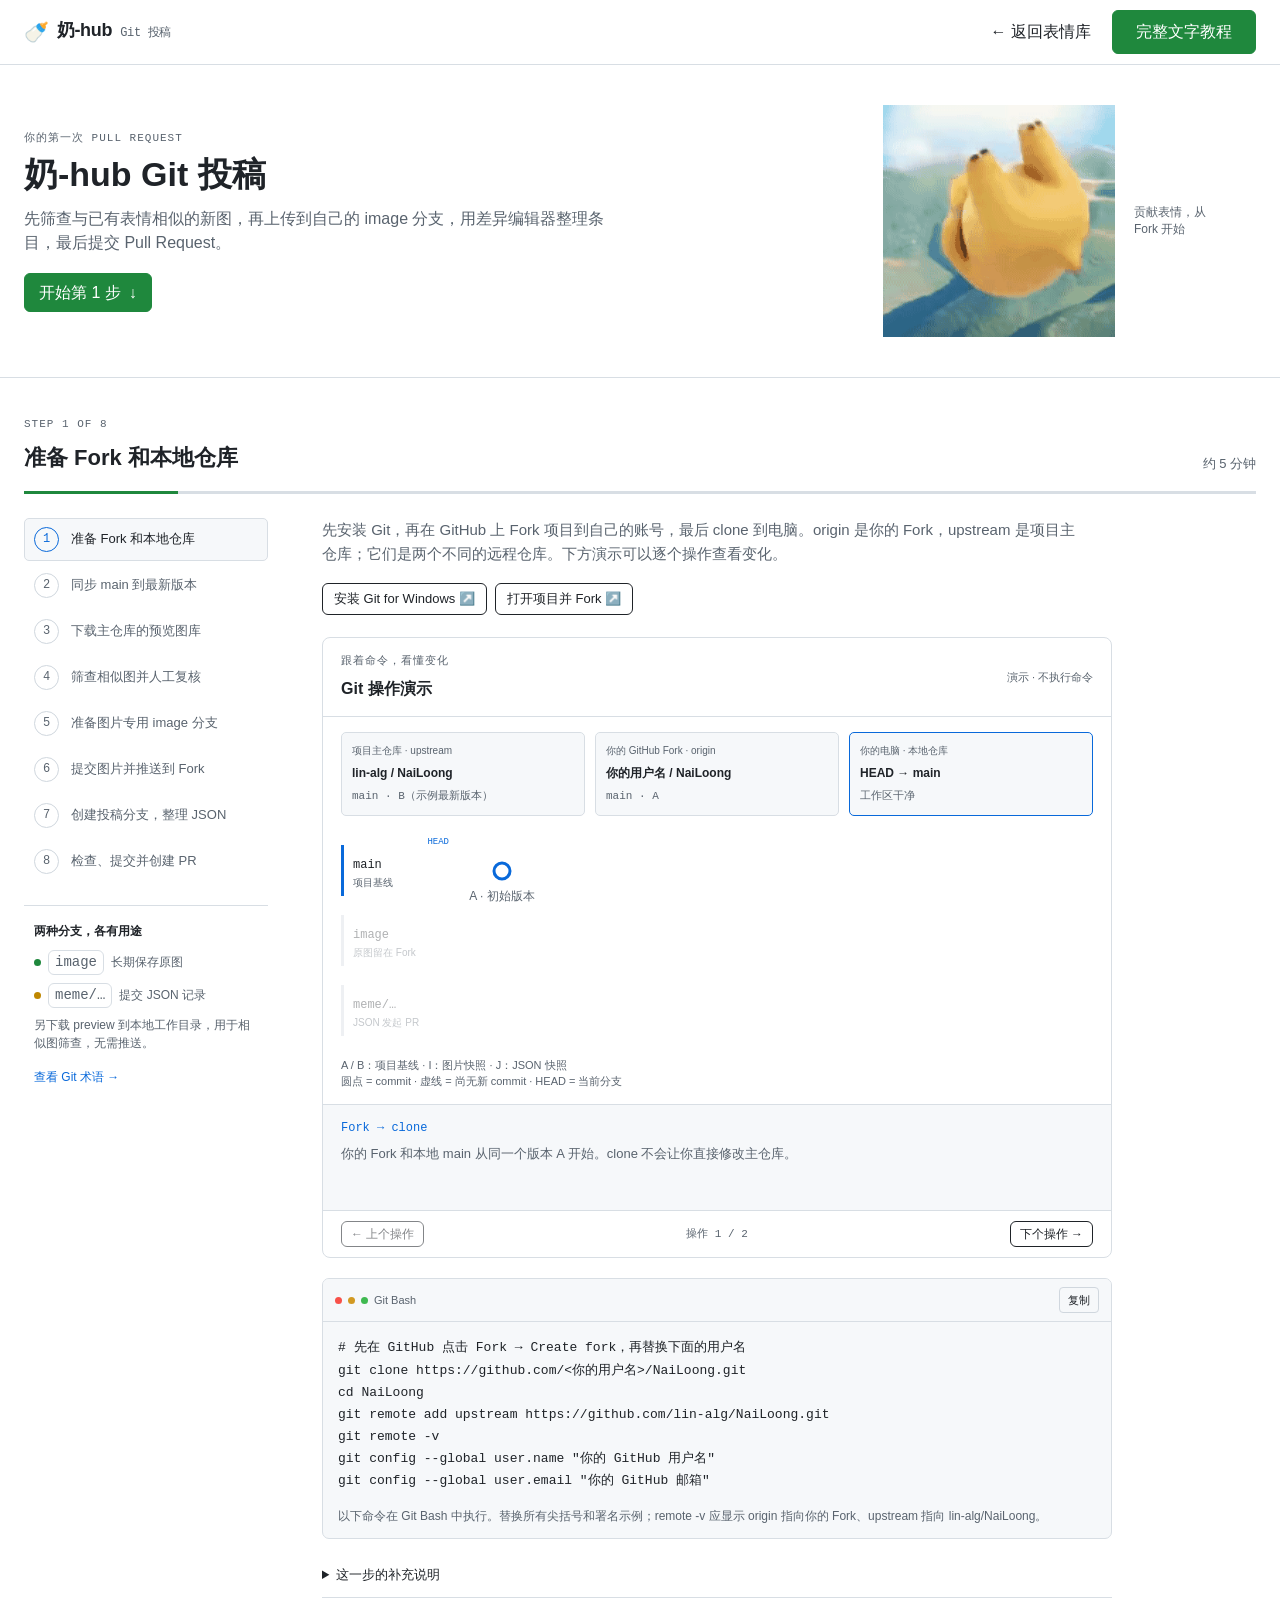
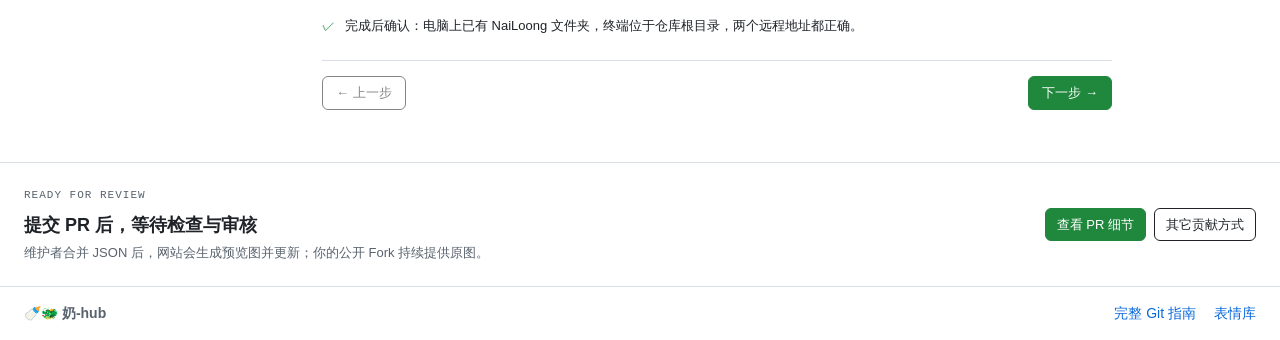
<file: contribute.html>
<!DOCTYPE html>
<html lang="zh-CN" data-theme="auto">
<head>
  <meta charset="utf-8">
  <meta name="viewport" content="width=device-width, initial-scale=1">
  <meta name="color-scheme" content="dark light">
  <title>Git 新手投稿 · 奶-hub</title>
  <meta name="description" content="跟随奶-hub 的交互式 Git 投稿教程，完成 Fork、相似图筛查、图片分支、差异审核和 Pull Request。">
  <link rel="icon" href="assets/icons/favicon.svg" type="image/svg+xml">
  <link rel="stylesheet" href="assets/css/style.css">
  <link rel="stylesheet" href="assets/css/contribute.css">
</head>
<body class="contribute-page">
  <a class="skip-link" href="#main">跳到主内容</a>
  <header class="site-header">
    <div class="container header-inner">
      <a class="brand" href="index.html"><span class="brand-mark" aria-hidden="true">🍼</span><span class="brand-name">奶-hub</span><span class="brand-sub">Git 投稿</span></a>
      <div class="header-actions">
        <a class="btn btn-ghost" href="index.html#gallery">← 返回表情库</a>
        <a class="btn btn-primary" href="docs.html#/github-beginner-guide">完整文字教程</a>
      </div>
    </div>
  </header>

  <main id="main">
    <section class="contribute-intro">
      <div class="container intro-inner">
        <div class="intro-copy">
          <p class="eyebrow">你的第一次 PULL REQUEST</p>
          <h1>奶-hub Git 投稿</h1>
          <p>先筛查与已有表情相似的新图，再上传到自己的 image 分支，用差异编辑器整理条目，最后提交 Pull Request。</p>
          <a class="btn btn-primary" href="#lesson">开始第 1 步 <span aria-hidden="true">↓</span></a>
        </div>
        <figure class="intro-meme">
          <img src="assets/placeholders/naiwa_laugh.gif" alt="奶蛙狂笑表情" width="320" height="240">
          <figcaption>贡献表情，从 Fork 开始</figcaption>
        </figure>
      </div>
    </section>

    <section class="lesson container" id="lesson" aria-labelledby="lessonTitle">
      <div class="lesson-topline">
        <div><p class="eyebrow" id="stepCounter">STEP 1 OF 8</p><h2 id="lessonTitle" tabindex="-1">准备 Fork 和本地仓库</h2></div>
        <span class="time-estimate" id="stepTime">约 5 分钟</span>
      </div>
      <div class="lesson-progress" role="progressbar" aria-label="教程进度" aria-valuemin="1" aria-valuemax="8" aria-valuenow="1"><span id="lessonProgress"></span></div>

      <div class="lesson-layout">
        <aside class="lesson-rail" aria-label="教程步骤">
          <ol id="stepNav"></ol>
           <div class="branch-guide">
             <strong>两种分支，各有用途</strong>
             <p><i class="image-dot"></i><code>image</code> 长期保存原图</p>
             <p><i class="work-dot"></i><code>meme/…</code> 提交 JSON 记录</p>
             <p>另下载 preview 到本地工作目录，用于相似图筛查，无需推送。</p>
             <a class="link" href="docs.html#/github-beginner-guide/术语速查">查看 Git 术语 →</a>
           </div>
        </aside>

        <article class="lesson-content">
           <p class="step-description" id="stepDescription"></p>
           <div class="step-actions" id="stepActions"></div>
           <section class="git-visual" aria-labelledby="gitVisualTitle">
             <div class="git-visual-heading"><div><p class="eyebrow">跟着命令，看懂变化</p><h3 id="gitVisualTitle">Git 操作演示</h3></div><span class="demo-label">演示 · 不执行命令</span></div>
             <div class="repo-map">
               <div><span>项目主仓库 · upstream</span><strong>lin-alg / NaiLoong</strong><small id="upstreamState"></small></div>
               <div><span>你的 GitHub Fork · origin</span><strong>你的用户名 / NaiLoong</strong><small id="originState"></small></div>
               <div class="local-repo"><span>你的电脑 · 本地仓库</span><strong id="demoHead"></strong><small id="workingState"></small></div>
             </div>
             <div class="branch-chart" id="branchChart">
               <div class="branch-labels">
                 <div data-lane="main"><code>main</code><small>项目基线</small><b>HEAD</b></div>
                 <div data-lane="image"><code>image</code><small>原图留在 Fork</small><b>HEAD</b></div>
                 <div data-lane="work"><code>meme/…</code><small>JSON 发起 PR</small><b>HEAD</b></div>
               </div>
               <div class="branch-plot">
                 <svg id="gitDiagram" viewBox="0 0 520 222" role="img" aria-labelledby="gitDiagramTitle gitDiagramDescription">
                   <title id="gitDiagramTitle">本地提交历史</title><desc id="gitDiagramDescription"></desc>
                   <g id="gitDiagramContent"></g>
                 </svg>
               </div>
             </div>
             <p class="graph-key">A / B：项目基线 · I：图片快照 · J：JSON 快照<br>圆点 = commit · 虚线 = 尚无新 commit · HEAD = 当前分支</p>
             <p class="graph-key" id="previewState" hidden></p>
             <div class="demo-operation" aria-live="polite" aria-atomic="true"><code id="demoCommand"></code><p id="demoExplanation"></p></div>
             <div class="demo-controls"><button class="btn btn-secondary" id="demoPrevious" type="button">← 上个操作</button><span id="demoCounter"></span><button class="btn btn-secondary" id="demoNext" type="button">下个操作 →</button></div>
           </section>
          <div class="terminal" id="terminalBlock" hidden>
            <div class="terminal-head"><span><i></i><i></i><i></i> Git Bash</span><button class="copy-command" id="copyCommand" type="button" aria-label="复制命令" title="复制命令">复制</button></div>
            <pre><code id="commandText"></code></pre>
            <p id="commandHint"></p>
          </div>
           <div class="lesson-extra" id="lessonExtra"></div>
           <div class="step-check"><span aria-hidden="true">✓</span><p id="stepCheck"></p></div>
          <div class="lesson-controls">
            <button class="btn btn-secondary" id="previousStep" type="button">← 上一步</button>
            <button class="btn btn-primary" id="nextStep" type="button">下一步 →</button>
          </div>
        </article>
      </div>
    </section>

    <section class="finish-band">
      <div class="container finish-inner">
         <div><p class="eyebrow">READY FOR REVIEW</p><h2>提交 PR 后，等待检查与审核</h2><p>维护者合并 JSON 后，网站会生成预览图并更新；你的公开 Fork 持续提供原图。</p></div>
         <div class="finish-actions"><a class="btn btn-primary" href="docs.html#/github-beginner-guide/六-提交并创建-pr">查看 PR 细节</a><a class="btn btn-secondary" href="index.html#contribute">其它贡献方式</a></div>
      </div>
    </section>
  </main>
  <footer class="site-footer"><div class="container footer-inner"><p>🍼🐲 <strong>奶-hub</strong></p><p class="footer-links"><a class="link" href="docs.html#/github-beginner-guide">完整 Git 指南</a><a class="link" href="index.html">表情库</a></p></div></footer>
  <div class="toast" id="copyToast" role="status" aria-live="polite" hidden>命令已复制</div>
  <script src="assets/js/contribute.js"></script>
</body>
</html>
</file>
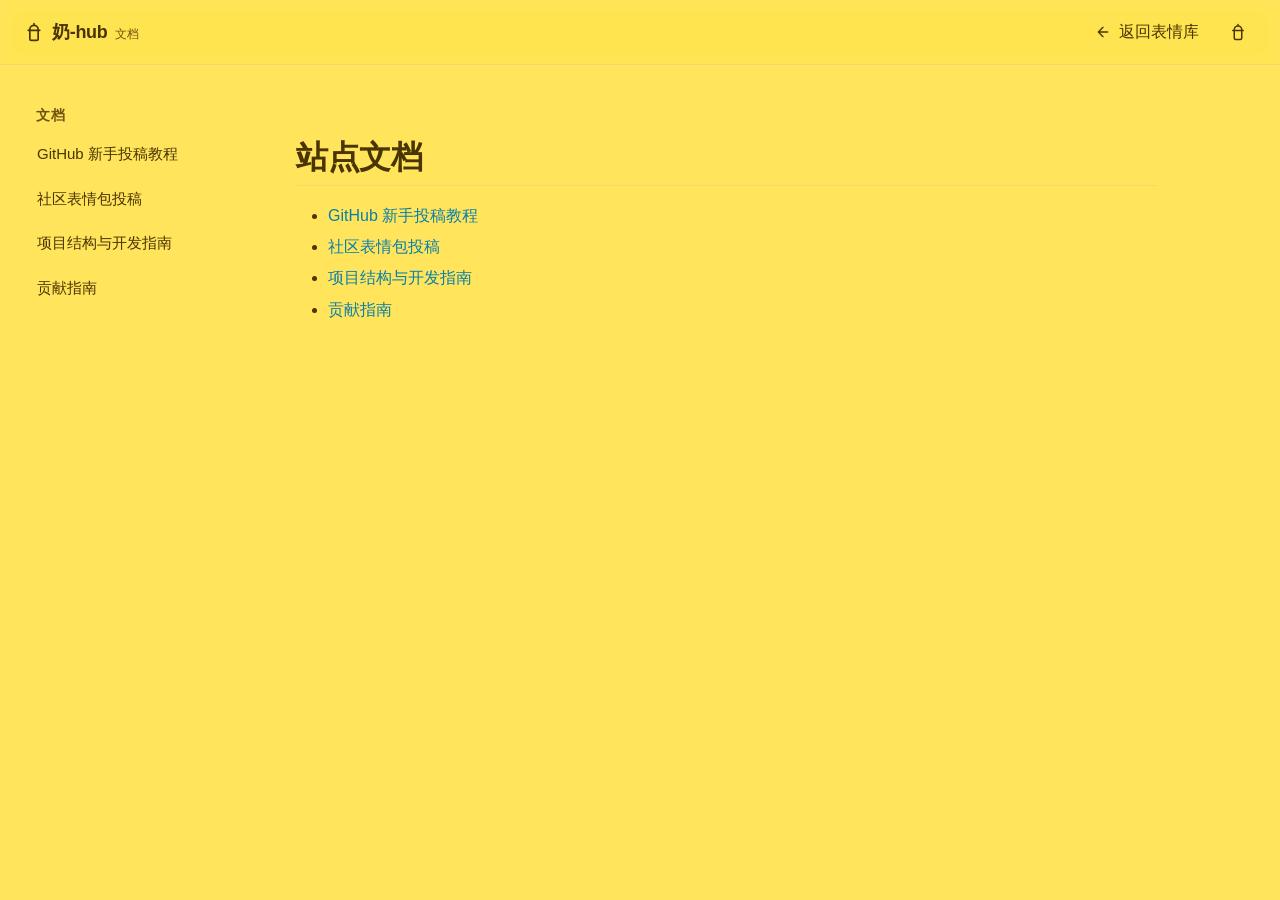
<file: docs.html>
<!DOCTYPE html>
<html lang="zh-CN" data-theme="auto">
<head>
  <meta charset="utf-8">
  <meta name="viewport" content="width=device-width, initial-scale=1">
  <title>文档 · 奶-hub</title>
  <meta name="description" content="奶-hub 站点文档：表情投稿指南、GitHub 新手教程与项目开发指南。">
  <meta name="color-scheme" content="dark light">
  <link rel="icon" href="assets/icons/favicon.svg" type="image/svg+xml">
  <link rel="stylesheet" href="assets/css/style.css">
  <link rel="stylesheet" href="assets/css/docs.css">
</head>
<body>
  <a class="skip-link" href="#main">跳到主内容</a>

  <header class="site-header">
    <div class="container header-inner">
      <a class="brand" href="index.html">
        <span class="brand-mark" data-icon="tabler:baby-bottle" data-icon-size="20" aria-hidden="true"></span>
        <span class="brand-name">奶-hub</span>
        <span class="brand-sub">文档</span>
      </a>

      <div class="header-actions">
        <a class="btn btn-ghost" href="index.html"><span data-icon="lucide:arrow-left" aria-hidden="true"></span><span>返回表情库</span></a>
        <button id="themeToggle" class="btn btn-ghost icon-btn" type="button" aria-label="切换配色主题" title="切换配色主题">
          <span id="themeIcon" data-icon="lucide:sun-moon" aria-hidden="true"></span>
        </button>
      </div>
    </div>
  </header>

  <main id="main" class="container docs-layout" tabindex="-1">
    <aside class="sidebar" aria-label="文档导航">
      <p class="sidebar-title">文档</p>
      <nav class="sidebar-nav" id="docNav"></nav>
    </aside>

    <div class="docs-content">
      <div class="docs-toolbar">
        <a class="link docs-source" id="sourceLink" href="#" target="_blank" rel="noopener noreferrer" hidden>在 GitHub 上查看原文<span data-icon="lucide:arrow-up-right" aria-hidden="true"></span></a>
      </div>
      <article class="prose" id="docContent"></article>
    </div>
  </main>

  <noscript>
    <div class="noscript">本站需要启用 JavaScript 才能渲染文档。</div>
  </noscript>

  <script src="assets/js/icons.js"></script>
  <script src="assets/js/md.js"></script>
  <script src="assets/js/docs.js"></script>
</body>
</html>
</file>
<file: assets/css/style.css>
:root {
  --bg: #0d1117;
  --bg-subtle: #010409;
  --surface: #1f2328;
  --surface-2: #161b22;
  --surface-light: #f0f6fc;
  --text: #f0f6fc;
  --text-on-light: #1f2328;
  --muted: #9198a1;
  --accent: #8dd6ff;
  --primary: #5fed83;
  --primary-hover: #72ff97;
  --primary-active: #4ace6a;
  --primary-dark: #08872b;
  --text-on-primary: #000000;
  --border: #484f58;
  --border-muted: #3d444d;
  --glow: 0 0 24px rgba(141, 214, 255, 0.15);
  --glow-hover: 0 0 32px rgba(141, 214, 255, 0.25);
  --header-bg: rgba(13, 17, 23, 0.85);
  --overlay: rgba(1, 4, 9, 0.7);

  --r-sm: 0.375rem;
  --r-md: 0.5rem;
  --r-lg: 1rem;
  --r-full: 9999px;

  --sp-1: 0.25rem;
  --sp-2: 0.5rem;
  --sp-3: 0.75rem;
  --sp-4: 1rem;
  --sp-5: 1.25rem;
  --sp-6: 1.5rem;
  --sp-8: 2rem;
  --sp-10: 2.5rem;
  --sp-12: 3rem;
  --sp-16: 4rem;

  --font: "Mona Sans", -apple-system, BlinkMacSystemFont, "Segoe UI", Helvetica, Arial, sans-serif,
    "Apple Color Emoji", "Segoe UI Emoji", "Noto Color Emoji";
  --mono: ui-monospace, "Mona Sans Mono", SFMono-Regular, "SF Mono", Menlo, Consolas,
    "Liberation Mono", monospace;

  --header-h: 4rem;
  --container: 80rem;
}

/* 桌面主页按 75% rem 密度呈现，保留流式宽度与响应式断点。 */
@media (min-width: 1012px) {
  :root.home-page {
    --container: min(94vw, 280rem);
    font-size: 75%;
  }
}

@media (min-width: 1600px) {
  :root.home-page {
    font-size: clamp(12px, 0.75vw, 18px);
  }

  :root.home-page .hero-inner {
    width: min(100%, max(68rem, 60vw));
  }
}

:root[data-theme="light"] {
  --bg: #ffffff;
  --bg-subtle: #f6f8fa;
  --surface: #f6f8fa;
  --surface-2: #ffffff;
  --surface-light: #ffffff;
  --text: #1f2328;
  --text-on-light: #1f2328;
  --muted: #59636e;
  --accent: #0969da;
  --primary: #1f883d;
  --primary-hover: #2a9f47;
  --primary-active: #178136;
  --primary-dark: #1a7f37;
  --text-on-primary: #ffffff;
  --border: #d0d7de;
  --border-muted: #d8dee4;
  --glow: 0 0 24px rgba(9, 105, 218, 0.12);
  --glow-hover: 0 0 32px rgba(9, 105, 218, 0.2);
  --header-bg: rgba(255, 255, 255, 0.85);
  --overlay: rgba(31, 35, 40, 0.5);
}

/* 奶蛙主题：海绵宝宝级的亮黄底 + 海水蓝点缀，圆角和光晕都放软。 */
:root[data-theme="naiwa"] {
  --bg: #ffe45c;
  --bg-subtle: #ffd83d;
  --surface: #fff6c9;
  --surface-2: #ffe98f;
  --surface-light: #fffdf0;
  --text: #4a3400;
  --text-on-light: #4a3400;
  --muted: #6d5210;
  --accent: #0b7fa8;
  --primary: #f5a300;
  --primary-hover: #ffb524;
  --primary-active: #d98c00;
  --primary-dark: #8a5800;
  --text-on-primary: #3a2600;
  --border: #e8c64a;
  --border-muted: #f2d96e;
  --glow: 0 0 24px rgba(245, 163, 0, 0.3);
  --glow-hover: 0 0 32px rgba(11, 127, 168, 0.32);
  --header-bg: rgba(255, 228, 92, 0.86);
  --overlay: rgba(74, 52, 0, 0.45);

  --r-sm: 0.5rem;
  --r-md: 0.875rem;
  --r-lg: 1.375rem;
}

:root[data-theme="naiwa"] ::selection {
  background: rgba(245, 163, 0, 0.42);
}

/* 奶蛙主题的背景：一只奶蛙眼常驻视口右侧，画完之后每隔几秒眨一下。
   描边统一 pathLength="1" 归一，画入靠 stroke-dashoffset 1→0，不用量路径长度。
   眼睛只盖在平涂底色之上，拼图和卡片这些组件仍画在它上面；
   没有底板的文字层单独抬到眼睛之上，免得被瞳孔压住。 */
.naiwa-backdrop {
  display: none;
}

:root[data-theme="naiwa"] .naiwa-backdrop {
  display: block;
  position: fixed;
  top: 50%;
  right: 3vmin;
  width: min(84vmin, 760px);
  z-index: 0;
  transform: translateY(-50%);
  pointer-events: none;
}

/* 这些文字直接画在页面背景上，没有自己的底板，所以抬到眼睛之上；
   拼图、卡片自带不透明底板，也画在眼睛上面。 */
:root[data-theme="naiwa"] .hero-copy,
:root[data-theme="naiwa"] .toolbar,
:root[data-theme="naiwa"] .tag-panel,
:root[data-theme="naiwa"] .role-intro,
:root[data-theme="naiwa"] .pager,
:root[data-theme="naiwa"] .empty-state,
:root[data-theme="naiwa"] .contribute,
:root[data-theme="naiwa"] .site-footer {
  position: relative;
  z-index: 1;
}

/* 保留侧栏自身的 sticky / 窄屏 static 定位，不能用 relative 覆盖其 top 偏移。 */
:root[data-theme="naiwa"] .sidebar {
  z-index: 1;
}

/* 眼睛和嘴是实色，文字与透明控件需要底色才能在图形经过时保持清晰。 */
:root[data-theme="naiwa"] .chip,
:root[data-theme="naiwa"] .tag-group-label,
:root[data-theme="naiwa"] .count,
:root[data-theme="naiwa"] .tabs,
:root[data-theme="naiwa"] .toolbar-meta,
:root[data-theme="naiwa"] .pager-info,
:root[data-theme="naiwa"] .pager-btn,
:root[data-theme="naiwa"] .side-item,
:root[data-theme="naiwa"] .btn-secondary,
:root[data-theme="naiwa"] .site-footer {
  background: var(--bg);
}

:root[data-theme="naiwa"] .hero-title,
:root[data-theme="naiwa"] .hero-lead,
:root[data-theme="naiwa"] .hero-stats,
:root[data-theme="naiwa"] .role-intro {
  width: fit-content;
  background: var(--bg);
}

:root[data-theme="naiwa"] .side-item.is-active {
  background: var(--surface);
}

:root[data-theme="naiwa"] .chip.is-on {
  background: var(--surface);
}

:root[data-theme="naiwa"] .pager-btn.is-on {
  background: var(--primary);
}

.naiwa-eye {
  display: block;
  width: 100%;
  height: auto;
}

.naiwa-eye-ring {
  fill: none;
  stroke: #6dfe0c;
  stroke-opacity: 1;
  stroke-width: 40;
  /* 虚线段比 pathLength 略长一点，闭合处才会自己叠上，不留接缝。 */
  stroke-dasharray: 1.02;
  stroke-dashoffset: 1.02;
  animation: naiwa-draw 900ms 200ms ease-out forwards;
}

.naiwa-eye-pupil {
  fill: #000;
  fill-opacity: 1;
  opacity: 0;
  transform-box: fill-box;
  transform-origin: center;
  animation: naiwa-grow 420ms 900ms ease-out forwards;
}

.naiwa-eye-glint {
  fill: #fff;
  opacity: 0;
  animation: naiwa-fade 360ms 1200ms ease-out forwards;
}

.naiwa-eye-glint-arc {
  fill: none;
  stroke: #fff;
  stroke-width: 30;
  stroke-linecap: round;
  stroke-dasharray: 1;
  stroke-dashoffset: 1;
  /* 零长度的圆头描边仍会留下白点，开始画入前需要完全隐藏。 */
  opacity: 0;
  animation: naiwa-draw-arc 360ms 1240ms ease-out forwards;
}

@keyframes naiwa-draw-arc {
  0% { opacity: 0; stroke-dashoffset: 1; }
  1% { opacity: 1; }
  100% { opacity: 1; stroke-dashoffset: 0; }
}

.naiwa-mouth {
  fill: none;
  stroke: #000;
  stroke-opacity: 1;
  stroke-width: 48;
  stroke-linecap: round;
  stroke-dasharray: 1;
  stroke-dashoffset: 1;
  opacity: 0;
  animation: naiwa-mouth-draw 1100ms 1500ms ease-out forwards;
}

@keyframes naiwa-mouth-draw {
  0% { opacity: 0; stroke-dashoffset: 1; }
  1% { opacity: 1; }
  100% { opacity: 1; stroke-dashoffset: 0; }
}

html.home-intro-active .naiwa-backdrop svg * {
  animation: none !important;
}

/* 眨眼是上下裁切：眼皮窗口收成一条横缝再展开，眼睛本身不被压扁。
   两层周期互质（6.5s 与 11s）叠在一起，间隔不固定，像偶尔眨一下。 */
.naiwa-lid {
  animation: naiwa-blink 6.5s 3s infinite;
}

.naiwa-lid-2 {
  animation: naiwa-blink 11s 5.4s infinite;
}

@keyframes naiwa-draw {
  to {
    stroke-dashoffset: 0;
  }
}

@keyframes naiwa-fade {
  to {
    opacity: 1;
  }
}

@keyframes naiwa-grow {
  from {
    opacity: 0;
    transform: scale(0.55);
  }
  to {
    opacity: 1;
    transform: scale(1);
  }
}

@keyframes naiwa-blink {
  0%,
  91%,
  100% {
    y: 243px;
    height: 314px;
  }
  94.5% {
    y: 376px;
    height: 48px;
  }
  97.5% {
    y: 243px;
    height: 314px;
  }
}

@media (prefers-reduced-motion: reduce) {
  /* 不做画入、也不眨，直接呈现一只睁开的眼睛。 */
  :root[data-theme="naiwa"] .naiwa-backdrop svg * {
    animation: none !important;
    opacity: 1 !important;
    stroke-dashoffset: 0 !important;
    transform: none !important;
  }
}

@media (max-width: 1011px) {
  /* 单列首屏的文字占满宽度，平板与手机都让背景眼睛给正文让位。 */
  :root[data-theme="naiwa"] .naiwa-backdrop {
    display: none;
  }
}

/* 奶蛙主题的首屏不要光晕：底色是平涂的奶黄，背景眼睛才不会被叠出斑块。 */
:root[data-theme="naiwa"] .hero-aurora {
  display: none;
}

:root[data-theme="naiwa"] .hero-title,
:root[data-theme="naiwa"] .section-title {
  letter-spacing: 0;
}

:root[data-theme="naiwa"] .pet-bubble {
  background: #fffdf0;
  border-color: #e0b93f;
  box-shadow: 0 2px 0 rgba(170, 130, 15, 0.16);
}

:root[data-theme="naiwa"] .pet-bubble::after {
  background: #fffdf0;
  border-color: #e0b93f;
}

@media (hover: hover) and (pointer: fine) {
  :root[data-theme="naiwa"] .card:hover {
    transform: translateY(-6px) rotate(-0.3deg);
  }
}

:root[data-theme="naiwa"] .btn-ghost.is-on,
:root[data-theme="naiwa"] .mobile-nav-toggle.is-on,
:root[data-theme="naiwa"] .mobile-nav-toggle.is-on:hover,
:root[data-theme="naiwa"] .mobile-nav-toggle.is-on:focus-visible {
  background: var(--surface-2);
  border-color: var(--border);
  color: var(--primary-dark);
}

@media (prefers-color-scheme: light) {
  :root[data-theme="auto"] {
    --bg: #ffffff;
    --bg-subtle: #f6f8fa;
    --surface: #f6f8fa;
    --surface-2: #ffffff;
    --surface-light: #ffffff;
    --text: #1f2328;
    --text-on-light: #1f2328;
    --muted: #59636e;
    --accent: #0969da;
    --primary: #1f883d;
    --primary-hover: #2a9f47;
    --primary-active: #178136;
    --primary-dark: #1a7f37;
    --text-on-primary: #ffffff;
    --border: #d0d7de;
    --border-muted: #d8dee4;
    --glow: 0 0 24px rgba(9, 105, 218, 0.12);
    --glow-hover: 0 0 32px rgba(9, 105, 218, 0.2);
    --header-bg: rgba(255, 255, 255, 0.85);
    --overlay: rgba(31, 35, 40, 0.5);
  }
}

*,
*::before,
*::after {
  box-sizing: border-box;
}

html {
  scroll-behavior: smooth;
  scroll-padding-top: calc(var(--header-h) + var(--sp-6));
}

body {
  margin: 0;
  background-color: var(--bg);
  color: var(--text);
  font-family: var(--font);
  font-size: 1rem;
  line-height: 1.5;
  -webkit-font-smoothing: antialiased;
  text-rendering: optimizeLegibility;
}

img {
  max-width: 100%;
  display: block;
}

[hidden] {
  display: none !important;
}

a {
  color: inherit;
  text-decoration: none;
}

h1, h2, h3, p, dl, dd, ol, ul {
  margin: 0;
}

:focus-visible {
  outline: 2px solid var(--accent);
  outline-offset: 2px;
}

::selection {
  background: rgba(141, 214, 255, 0.3);
  color: inherit;
}

:root[data-theme="light"] ::selection {
  background: rgba(9, 105, 218, 0.22);
}

.container {
  max-width: var(--container);
  margin: 0 auto;
  padding: 0 var(--sp-6);
}

.skip-link {
  position: absolute;
  left: -9999px;
  top: var(--sp-2);
  z-index: 99;
  background: var(--primary);
  color: var(--text-on-primary);
  padding: var(--sp-2) var(--sp-4);
  border-radius: var(--r-sm);
}

.skip-link:focus {
  left: var(--sp-4);
}

.link {
  color: var(--accent);
  transition: text-decoration-color 150ms ease-out;
}

.link:hover {
  text-decoration: underline;
  text-decoration-color: var(--accent);
}

code {
  font-family: var(--mono);
  font-size: 14px;
  background: var(--surface-2);
  border: 1px solid var(--border-muted);
  border-radius: var(--r-sm);
  padding: 1px 6px;
}

/* ---------- Icons ---------- */
/* assets/js/icons.js 把 [data-icon] 宿主填成内联 SVG；宿主按行内元素与文字基线对齐。 */
[data-icon] {
  display: inline-flex;
  align-items: center;
  vertical-align: -0.18em;
}

.icon {
  display: inline-block;
  flex: none;
  vertical-align: -0.18em;
}

.footer-mark {
  display: inline-flex;
  align-items: center;
  gap: var(--sp-1);
  vertical-align: -0.18em;
}

/* ---------- Buttons ---------- */
.btn {
  display: inline-flex;
  align-items: center;
  justify-content: center;
  gap: var(--sp-2);
  font-family: inherit;
  font-size: 1rem;
  font-weight: 500;
  line-height: 1.2;
  padding: 0.6875rem 1.4375rem;
  border-radius: var(--r-sm);
  border: 1px solid transparent;
  background: transparent;
  color: var(--text);
  cursor: pointer;
  white-space: nowrap;
  transition: background-color 80ms cubic-bezier(0.33, 1, 0.68, 1),
    border-color 80ms cubic-bezier(0.33, 1, 0.68, 1), color 80ms cubic-bezier(0.33, 1, 0.68, 1);
}

.btn-primary {
  background: var(--primary);
  border-color: var(--primary);
  color: var(--text-on-primary);
}

.btn-primary:hover {
  background: var(--primary-hover);
  border-color: var(--primary-hover);
}

.btn-primary:active {
  background: var(--primary-active);
  border-color: var(--primary-active);
  transition: none;
}

.btn-secondary {
  border-color: var(--text);
  color: var(--text);
}

.btn-secondary:hover {
  background: rgba(240, 246, 252, 0.1);
}

:root[data-theme="light"] .btn-secondary:hover {
  background: rgba(31, 35, 40, 0.08);
}

.btn-secondary:active {
  background: rgba(240, 246, 252, 0.15);
  transition: none;
}

.btn-ghost {
  font-weight: 400;
  padding: 0.5rem 0.75rem;
}

.btn-ghost:hover {
  color: var(--accent);
  background: rgba(141, 214, 255, 0.1);
}

.btn-ghost:active {
  background: rgba(141, 214, 255, 0.15);
  transition: none;
}

:root[data-theme="light"] .btn-ghost:hover,
:root[data-theme="light"] .btn-ghost:active {
  background: rgba(9, 105, 218, 0.1);
}

.btn-sm {
  font-size: 0.875rem;
  padding: 0.3125rem 0.625rem;
}

.icon-btn {
  padding: 0.5rem;
  min-width: 2.25rem;
  min-height: 2.25rem;
  font-size: 1rem;
}

.home-page .btn svg,
.home-page .side-icon .icon {
  width: 1em;
  height: 1em;
}

/* ---------- Badges ---------- */
.badge {
  display: inline-flex;
  align-items: center;
  gap: var(--sp-1);
  font-size: 0.75rem;
  font-weight: 500;
  padding: 0.125rem 0.5rem;
  border-radius: var(--r-full);
  line-height: 1.5;
  border: 1px solid transparent;
}

.badge-open {
  background: var(--primary-dark);
  color: #ffffff;
}

.badge-open .dot {
  width: 8px;
  height: 8px;
  border-radius: var(--r-full);
  background: var(--primary);
}

/* ---------- Header ---------- */
.site-header {
  position: sticky;
  top: 0;
  z-index: 32;
  background: var(--header-bg);
  backdrop-filter: saturate(160%) blur(12px);
  border-bottom: 1px solid var(--border-muted);
}

.header-inner {
  display: flex;
  align-items: center;
  gap: var(--sp-4);
  height: var(--header-h);
}

.brand {
  display: inline-flex;
  align-items: baseline;
  gap: var(--sp-2);
  font-weight: 600;
  font-size: 1.125rem;
  letter-spacing: -0.3px;
  flex-shrink: 0;
  white-space: nowrap;
}

.brand-mark {
  display: inline-flex;
  align-self: center;
  font-size: 1.25rem;
}

/* 图标跟随 .brand-mark 的字号，窄屏那两条只改字号的规则仍然生效。 */
.brand-mark .icon {
  width: 1em;
  height: 1em;
}

.brand-sub {
  font-family: var(--mono);
  font-size: 0.75rem;
  color: var(--muted);
  font-weight: 400;
}

.header-nav {
  display: flex;
  align-items: center;
  gap: var(--sp-1);
  margin-left: var(--sp-4);
}

.header-actions {
  display: flex;
  align-items: center;
  gap: var(--sp-2);
  margin-left: auto;
  flex: 1 1 auto;
  justify-content: flex-end;
  min-width: 0;
}

.search-field {
  position: relative;
  display: flex;
  align-items: center;
  gap: var(--sp-1);
  background: var(--surface-light);
  border: 1px solid var(--border);
  border-radius: var(--r-sm);
  padding: 0 var(--sp-3);
  margin: 0;
  flex: 0 1 18.75rem;
  min-width: 7.5rem;
  transition: border-color 150ms ease-out, box-shadow 150ms ease-out;
}

.search-field:focus-within {
  border-color: var(--accent);
  box-shadow: 0 0 12px rgba(141, 214, 255, 0.3);
}

:root[data-theme="light"] .search-field:focus-within {
  box-shadow: 0 0 12px rgba(9, 105, 218, 0.25);
}

.search-submit {
  display: flex;
  align-items: center;
  justify-content: center;
  background: none;
  border: none;
  padding: 6px 0;
  color: var(--muted);
  cursor: pointer;
  flex: none;
  border-radius: var(--r-sm);
  transition: color 150ms ease-out, transform 150ms ease-out;
}

.search-submit:hover {
  color: var(--accent);
}

.search-submit:active {
  transform: scale(0.9);
}

.search-field .search-icon {
  color: inherit;
  flex: none;
}

.search-field input {
  background: transparent;
  border: none;
  outline: none;
  color: var(--text-on-light);
  font-family: inherit;
  font-size: 0.875rem;
  padding: 0.5rem var(--sp-2);
  flex: 1 1 auto;
  width: 100%;
  min-width: 0;
  transition: opacity 150ms ease-out;
}

.search-field input::placeholder {
  color: var(--muted);
}

.search-field kbd {
  font-family: var(--mono);
  font-size: 11px;
  color: var(--muted);
  border: 1px solid var(--border);
  border-radius: 4px;
  padding: 0 5px;
  line-height: 1.6;
}

/* ---------- Hero ---------- */
.hero {
  position: relative;
  overflow: hidden;
  border-bottom: 1px solid var(--border-muted);
  padding: var(--sp-16) 0;
  min-height: min(78vh, 760px);
  min-height: min(78svh, 760px);
  display: flex;
  align-items: center;
}

.hero-aurora {
  position: absolute;
  inset: -20% -10% auto -10%;
  height: 140%;
  background:
    radial-gradient(45% 55% at 18% 30%, rgba(141, 214, 255, 0.18), transparent 70%),
    radial-gradient(40% 50% at 78% 20%, rgba(95, 237, 131, 0.14), transparent 70%),
    radial-gradient(50% 60% at 55% 90%, rgba(141, 214, 255, 0.1), transparent 70%);
  filter: blur(8px);
  z-index: -1;
  animation: aurora-shift 16s ease-in-out infinite alternate;
}

@keyframes aurora-shift {
  from { transform: translate3d(-2%, -1%, 0) scale(1); }
  to { transform: translate3d(3%, 2%, 0) scale(1.06); }
}

.hero-inner {
  display: grid;
  grid-template-columns: minmax(0, 1fr);
  width: min(100%, 68rem);
  align-items: center;
}

.hero-copy > * + * {
  margin-top: var(--sp-5);
}

.hero-copy.is-pending {
  visibility: hidden;
}

.hero-copy.is-pending .hero-actions,
.hero-copy.is-pending .hero-stats,
.hero-copy.is-revealed:not(.is-text-done) .hero-actions,
.hero-copy.is-revealed:not(.is-text-done) .hero-stats {
  opacity: 0;
  transform: translateY(8px);
  transition: opacity 360ms ease-out, transform 360ms ease-out;
}

.hero-copy.is-text-done .hero-actions,
.hero-copy.is-text-done .hero-stats {
  opacity: 1;
  transform: none;
}

.hero-title {
  font-size: 4.25rem;
  font-weight: 600;
  line-height: 1.1;
  letter-spacing: 0;
  text-wrap: balance;
}

@media (min-width: 1012px) {
  .home-page .hero-title {
    font-size: 5.75rem;
  }

  .home-page .hero-lead {
    font-size: 1.5rem;
  }
}

.hero-title-row {
  display: block;
  white-space: nowrap;
}

.hero-title:focus { outline: none; }

.hero-title-space {
  display: inline-block;
  width: 0.25em;
}

.hero-title.is-animating [data-title-rain] {
  display: inline;
}

.hero-title-char {
  display: inline-block;
  animation: hero-char-rain 650ms cubic-bezier(0.55, 0.05, 0.85, 0.5) backwards;
  animation-delay: var(--char-delay, 0ms);
}

.hero-brand {
  display: inline-block;
  transform-origin: left bottom;
}

.hero-title.is-animating .hero-brand {
  opacity: 0;
  transform: translate(-0.5em, -1em) rotate(-12deg) scale(0.86);
}

.hero-title.is-animating .hero-brand.is-landed {
  animation: hero-brand-land 560ms cubic-bezier(0.2, 0.8, 0.25, 1) both;
  animation-delay: var(--brand-delay, 0ms);
}

@keyframes hero-char-rain {
  0% {
    opacity: 0;
    transform: translate(var(--rain-x, 0), -65svh) rotate(-6deg);
  }
  12% { opacity: 1; }
  100% {
    opacity: 1;
    transform: none;
  }
}

@keyframes hero-brand-land {
  0% { opacity: 0; transform: translate(-0.5em, -1em) rotate(-12deg) scale(0.86); }
  66% { opacity: 1; transform: translate(0.04em, 0.12em) rotate(4deg) scale(1.06); }
  84% { transform: translate(-0.02em, -0.04em) rotate(-1deg) scale(0.99); }
  100% { opacity: 1; transform: none; }
}

.hero-accent {
  color: var(--accent);
}

:root[data-theme="naiwa"] .hero-accent {
  color: #71e255;
}

.hero-lead {
  font-size: 1.125rem;
  line-height: 1.6;
  color: var(--muted);
  max-width: 56ch;
}

.hero-lead-char {
  opacity: 0;
  transition: opacity 20ms linear;
}

.hero-lead-char.is-shown {
  opacity: 1;
}

.hero-copy.is-revealed .hero-lead-type:not(.is-prepared) {
  visibility: hidden;
}

.hero-lead-type {
  display: block;
}

.hero-lead-type:not(.has-typed) .hero-lead-caret {
  visibility: hidden;
  animation: none;
}

.hero-lead-caret {
  display: inline-block;
  width: 2px;
  height: 1.05em;
  margin-left: 1px;
  margin-right: -3px;
  vertical-align: -0.1em;
  background: var(--accent);
  box-shadow: 0 0 10px color-mix(in srgb, var(--accent) 65%, transparent);
  animation: hero-caret-blink 620ms steps(2, start) infinite;
}

@keyframes hero-caret-blink {
  to { visibility: hidden; }
}

.hero-actions {
  display: flex;
  flex-wrap: wrap;
  gap: var(--sp-3);
}

.hero-stats {
  display: flex;
  flex-wrap: wrap;
  gap: var(--sp-4) var(--sp-8);
  padding-top: var(--sp-2);
}

.stat {
  min-width: 5.25rem;
}

.stat dt {
  font-size: 0.875rem;
  color: var(--muted);
}

.stat dd {
  min-width: 8ch;
  min-height: 1.2em;
  font-family: var(--mono);
  font-size: 1.75rem;
  font-weight: 600;
  letter-spacing: -0.5px;
  font-variant-numeric: tabular-nums;
  white-space: nowrap;
  color: var(--text);
}

.hero-visual {
  position: relative;
  width: 100%;
  max-width: 34rem;
  height: 26.25rem;
  justify-self: center;
}

.hero-tile {
  --rot: 0deg;
  -webkit-tap-highlight-color: transparent;
  user-select: none;
  -webkit-user-select: none;
  position: absolute;
  width: 46%;
  border: 1px solid var(--border);
  border-radius: var(--r-lg);
  overflow: hidden;
  background: var(--surface);
  box-shadow: var(--glow);
  transform: rotate(var(--rot));
  animation: tile-in 700ms cubic-bezier(0.33, 1, 0.68, 1) backwards;
  transition: transform 240ms cubic-bezier(0.33, 1, 0.68, 1), box-shadow 240ms ease-out,
    border-color 240ms ease-out;
}

@keyframes tile-in {
  from {
    opacity: 0;
    transform: translateY(28px) scale(0.94) rotate(var(--rot));
  }
}

.hero-tile img {
  display: block;
  width: 100%;
  aspect-ratio: 1 / 1;
  margin: -8px 0;
  object-fit: cover;
  animation: float 7s ease-in-out infinite alternate;
}

.hero-tile.t2 img { animation-duration: 8.5s; animation-delay: -1.2s; }
.hero-tile.t3 img { animation-duration: 9.5s; animation-delay: -2.4s; }
.hero-tile.t4 img { animation-duration: 8s; animation-delay: -3.1s; }

@keyframes float {
  from {
    transform: translateY(-5px);
  }
  to {
    transform: translateY(6px);
  }
}

.hero-tile:hover {
  border-color: var(--accent);
  box-shadow: var(--glow-hover);
  transform: rotate(var(--rot)) translateY(-4px);
}

.hero-tile.t1 { top: 0; left: 0; --rot: -4deg; z-index: 5; }
.hero-tile.t2 { top: 8%; right: 2%; --rot: 5deg; z-index: 1; }
.hero-tile.t3 { bottom: 2%; left: 20%; --rot: 3deg; z-index: 3; }
.hero-tile.t4 { bottom: 8%; right: 6%; --rot: -6deg; z-index: 2; }

.hero-tile:hover,
.hero-tile:focus-within {
  z-index: 10;
}

.hero-visual.is-intro {
  display: block;
  position: fixed;
  inset: 0;
  z-index: 9999;
  width: 100vw;
  max-width: none;
  height: 100vh;
  height: 100dvh;
  justify-self: auto;
  pointer-events: none;
  visibility: visible !important;
}

.hero-visual.is-intro .hero-tile {
  position: absolute;
  display: block;
  width: clamp(14rem, 29vmin, 22rem);
  height: clamp(14rem, 29vmin, 22rem);
  padding: 0;
  border: 0;
  border-radius: 0;
  background: transparent;
  color: #4a3400;
  box-shadow: none;
  overflow: visible;
  text-decoration: none;
  transform: none;
  animation: none;
  cursor: pointer;
  will-change: transform, opacity;
  opacity: 1;
  pointer-events: auto;
}

.hero-visual.is-intro.is-launching > .hero-tile {
  opacity: 0;
  pointer-events: none;
  transform: translateY(12px) scale(0.92);
  transition: opacity 320ms ease, transform 420ms cubic-bezier(0.22, 0.68, 0, 1.1);
}

.hero-visual.is-intro.is-launching > .intro-projectile {
  z-index: 2;
}

.hero-visual.is-intro .intro-projectile {
  position: absolute;
  top: 0;
  left: 0;
  width: clamp(6rem, 12vw, 9rem);
  aspect-ratio: 1;
  overflow: hidden;
  border: 1px solid var(--border);
  border-radius: var(--r-lg);
  background: var(--surface);
  box-shadow: 0 0.5rem 1.5rem rgba(0, 0, 0, 0.2);
  opacity: 0;
  pointer-events: none;
  will-change: transform, opacity;
}

.hero-visual.is-intro .intro-projectile img {
  display: block;
  width: 100%;
  height: 100%;
  object-fit: cover;
}

.hero-visual.is-intro .hero-tile:focus-visible {
  outline: 2px solid #0b7fa8;
  outline-offset: 6px;
}

.hero-visual.is-intro .hero-art {
  position: absolute;
  bottom: 9%;
  left: 50%;
  display: block;
  background-repeat: no-repeat;
  transform: translateX(-50%);
  transition: filter 180ms ease-out;
}

.hero-visual.is-intro .hero-art-games,
.hero-visual.is-intro .hero-art-tools {
  bottom: 0;
  width: 67%;
  height: 100%;
  background-size: 800% 100%;
  background-position: 0 0;
}

.hero-visual.is-intro .hero-art-tools {
  width: 72%;
  height: 108%;
}

.hero-visual.is-intro .hero-art-canvas {
  display: block;
  width: 100%;
  height: 100%;
}

.hero-visual.is-intro .hero-art-winners {
  bottom: calc(9% - 2rem);
  width: 145%;
  height: 108%;
  background-position: center;
  background-size: contain;
}

.hero-visual.is-intro .hero-art-other {
  bottom: 4%;
  width: 90%;
  height: 98%;
  background-position: 0 66.6667%;
  background-size: 800% 1000%;
}

.hero-visual.is-intro .hero-tile:hover .hero-art,
.hero-visual.is-intro .hero-tile:focus-visible .hero-art {
  filter: drop-shadow(0 5px 6px rgba(74, 52, 0, 0.22));
}

.hero-label {
  position: absolute;
  bottom: -0.1rem;
  left: 50%;
  color: #4a3400;
  font-size: 0.875rem;
  font-weight: 700;
  line-height: 1.2;
  text-shadow: 0 1px 5px rgba(255, 228, 92, 0.95);
  white-space: nowrap;
  transform: translate(-50%, 100%);
}

.hero-visual.is-intro .hero-tile.t1 {
  top: max(calc(env(safe-area-inset-top) + 2.75rem), 6vh);
  right: auto;
  bottom: auto;
  left: max(calc(env(safe-area-inset-left) + 1rem), 4vw);
}

.hero-visual.is-intro .hero-tile.t2 {
  top: max(calc(env(safe-area-inset-top) + 2.75rem), 6vh);
  right: max(calc(env(safe-area-inset-right) + 1rem), 4vw);
  bottom: auto;
  left: auto;
}

.hero-visual.is-intro .hero-tile.t3 {
  top: auto;
  right: auto;
  bottom: max(calc(env(safe-area-inset-bottom) + 3.1rem), 8vh);
  left: max(calc(env(safe-area-inset-left) + 1rem), 4vw);
}

.hero-visual.is-intro .hero-tile.t4 {
  top: auto;
  right: max(calc(env(safe-area-inset-right) + 1rem), 4vw);
  bottom: max(calc(env(safe-area-inset-bottom) + 3.1rem), 8vh);
  left: auto;
}

.hero-visual.is-intro .hero-tile img {
  height: 100%;
  margin: 0;
  animation: none;
}

.intro-cue {
  position: absolute;
  z-index: 2;
  width: clamp(9rem, 18vw, 16rem);
  height: 10px;
  border: 1px solid rgba(55, 29, 15, 0.6);
  border-radius: 999px;
  background: linear-gradient(180deg, #caa16a 0%, #8b5c37 35%, #56331f 68%, #b78250 100%);
  box-shadow: 0 3px 8px rgba(46, 24, 13, 0.4);
  opacity: 0;
  pointer-events: none;
  transform-origin: 0 50%;
  will-change: left, top, opacity, transform;
}

.intro-cue::before {
  position: absolute;
  top: -1px;
  left: 12%;
  width: 7px;
  height: 10px;
  border-right: 2px solid #e0c07b;
  border-left: 2px solid #e0c07b;
  content: "";
}

.intro-cue::after {
  position: absolute;
  top: 2px;
  right: -4px;
  width: 8px;
  height: 4px;
  border-radius: 0 3px 3px 0;
  background: #f0e3c1;
  content: "";
}

html.home-intro-active,
html.home-intro-active body {
  overflow: hidden;
  background: #ffe45c !important;
}

html.home-intro-active body > * {
  visibility: hidden !important;
}

html.home-intro-active .hero-visual.is-intro {
  visibility: visible !important;
}

html.home-intro-active .pet.is-intro-pet,
html.home-intro-active .intro-skip {
  visibility: visible !important;
}

html.home-intro-active body > .coming-soon-dialog[open] {
  visibility: visible !important;
}

.intro-skip {
  position: fixed;
  left: 50%;
  bottom: max(1.25rem, env(safe-area-inset-bottom));
  z-index: 10001;
  padding: 0.65rem 1rem;
  border: 1px solid #9f7900;
  border-radius: var(--r-full);
  background: #fff5ba;
  color: #4a3700;
  font: inherit;
  cursor: pointer;
  transform: translateX(-50%);
}

.section-navigation {
  position: fixed;
  bottom: max(1.25rem, env(safe-area-inset-bottom));
  left: 50%;
  z-index: 80;
  display: flex;
  gap: 0.5rem;
  transform: translateX(-50%);
}

.section-arrow {
  display: grid;
  place-items: center;
  width: 3rem;
  height: 3rem;
  padding: 0;
  border: 1px solid var(--border);
  border-radius: var(--r-full);
  background: color-mix(in srgb, var(--surface-light) 80%, transparent);
  color: var(--text);
  box-shadow: 0 3px 12px rgba(0, 0, 0, 0.14);
  backdrop-filter: blur(8px);
  cursor: pointer;
  transition: transform 160ms ease-out, background-color 160ms ease-out;
}

.section-arrow:hover { transform: translateY(2px); background: var(--surface-light); }
#sectionPrevious:hover { transform: translateY(-2px); }

.hero-visual.is-finished {
  display: none;
}

:root.home-direct-route .hero-visual {
  display: none;
}

/* ---------- Layout ---------- */
.layout {
  display: grid;
  grid-template-columns: 15rem minmax(0, 1fr);
  gap: var(--sp-8);
  padding-top: var(--sp-10);
  padding-bottom: var(--sp-16);
  align-items: start;
}

.sidebar {
  position: sticky;
  top: calc(var(--header-h) + var(--sp-6));
}

.sidebar-nav-shell {
  position: relative;
}

.sidebar-title {
  font-size: 0.875rem;
  font-weight: 600;
  color: var(--muted);
  text-transform: uppercase;
  letter-spacing: 0.6px;
  padding: 0 var(--sp-3);
  margin-bottom: var(--sp-2);
}

.sidebar-nav {
  display: flex;
  flex-direction: column;
  gap: var(--sp-1);
}

.side-item {
  display: flex;
  align-items: center;
  gap: var(--sp-2);
  padding: var(--sp-2) var(--sp-3);
  border-radius: var(--r-sm);
  border: 1px solid transparent;
  color: var(--text);
  transition: background-color 150ms ease-out, border-color 150ms ease-out,
    color 150ms ease-out, transform 180ms cubic-bezier(0.33, 1, 0.68, 1);
}

.side-item:hover {
  background: rgba(141, 214, 255, 0.08);
  color: var(--accent);
  transform: translateX(3px);
}

:root[data-theme="light"] .side-item:hover {
  background: rgba(9, 105, 218, 0.08);
}

.side-item.is-active {
  background: var(--surface);
  border-color: var(--border);
  color: var(--text);
}

.side-icon {
  display: inline-flex;
  color: var(--muted);
}

.side-item.is-active .side-icon {
  color: var(--text);
}

.side-name {
  font-size: 0.9375rem;
  font-weight: 500;
}

.side-count {
  margin-left: auto;
  font-family: var(--mono);
  font-size: 0.75rem;
  color: var(--muted);
}

.sidebar-note {
  margin-top: var(--sp-6);
  padding: var(--sp-4);
  background: var(--surface);
  border: 1px solid var(--border-muted);
  border-radius: var(--r-md);
  font-size: 0.875rem;
  color: var(--muted);
}

.sidebar-note p {
  margin-bottom: var(--sp-2);
}

/* ---------- Toolbar & Tabs ---------- */
.role-intro {
  margin: 0 0 var(--sp-3);
  font-size: 0.875rem;
  line-height: 1.6;
  color: var(--muted);
}

.toolbar {
  display: flex;
  align-items: flex-end;
  justify-content: space-between;
  gap: var(--sp-4);
  border-bottom: 1px solid var(--border-muted);
}

.tabs {
  display: flex;
  gap: var(--sp-2);
  overflow-x: auto;
}

.tab {
  font-family: inherit;
  font-size: 0.9375rem;
  background: none;
  border: none;
  border-bottom: 2px solid transparent;
  color: var(--muted);
  padding: var(--sp-2) var(--sp-3);
  cursor: pointer;
  display: inline-flex;
  align-items: center;
  gap: var(--sp-2);
  transition: color 150ms ease-out, border-color 200ms cubic-bezier(0.33, 1, 0.68, 1),
    transform 160ms ease-out;
  white-space: nowrap;
}

.tab:hover {
  color: var(--text);
  transform: translateY(-1px);
}

.tab.is-active {
  color: var(--text);
  border-bottom-color: var(--accent);
  font-weight: 600;
}

.tab .tab-count {
  font-family: var(--mono);
  font-size: 0.75rem;
  color: var(--muted);
}

.toolbar-meta {
  display: flex;
  align-items: center;
  gap: var(--sp-2);
  padding-bottom: var(--sp-2);
}

.count {
  font-family: var(--mono);
  font-size: 0.8125rem;
  color: var(--muted);
}

/* ---------- Tag panel ---------- */
.tag-panel {
  display: flex;
  flex-direction: column;
  gap: var(--sp-3);
  padding: var(--sp-5) 0;
}

.tag-group {
  display: flex;
  align-items: baseline;
  gap: var(--sp-3);
  flex-wrap: wrap;
}

.tag-group-label {
  font-family: var(--mono);
  font-size: 0.75rem;
  color: var(--muted);
  min-width: 5.25rem;
  text-transform: lowercase;
}

.chip-row {
  display: flex;
  flex-wrap: wrap;
  gap: var(--sp-2);
}

.chip {
  font-family: inherit;
  font-size: 0.8125rem;
  line-height: 1.5;
  padding: 0.1875rem 0.625rem;
  border-radius: var(--r-full);
  border: 1px solid var(--border-muted);
  background: transparent;
  color: var(--muted);
  cursor: pointer;
  transition: background-color 80ms cubic-bezier(0.33, 1, 0.68, 1),
    border-color 80ms cubic-bezier(0.33, 1, 0.68, 1), color 80ms cubic-bezier(0.33, 1, 0.68, 1);
}

.chip:hover {
  border-color: var(--accent);
  color: var(--accent);
}

.chip.is-on {
  background: rgba(95, 237, 131, 0.14);
  border-color: var(--primary);
  color: var(--text);
  font-weight: 500;
}

:root[data-theme="light"] .chip.is-on {
  background: rgba(31, 136, 61, 0.15);
  border-color: var(--primary-dark);
  color: var(--primary-dark);
}

.chip:active {
  transform: scale(0.94);
}

.chip.is-on {
  animation: chip-pop 260ms cubic-bezier(0.33, 1, 0.68, 1);
}

@keyframes chip-pop {
  0% { transform: scale(0.88); }
  60% { transform: scale(1.07); }
  100% { transform: scale(1); }
}

/* ---------- Pagination ---------- */
.pager {
  display: flex;
  align-items: center;
  justify-content: space-between;
  gap: var(--sp-4);
  flex-wrap: wrap;
  padding: var(--sp-4) 0;
}

.pager[hidden] {
  display: none;
}

.pager-bottom {
  border-top: 1px solid var(--border-muted);
}

.pager-info {
  font-size: 14px;
  color: var(--muted);
}

.pager-info strong {
  font-family: var(--mono);
  font-weight: 600;
  color: var(--text);
}

.pager-nav {
  display: flex;
  align-items: center;
  gap: var(--sp-1);
  flex-wrap: wrap;
}

.pager-btn {
  font-family: inherit;
  font-size: 14px;
  line-height: 1.4;
  color: var(--text);
  background: transparent;
  border: 1px solid var(--border-muted);
  border-radius: var(--r-sm);
  padding: 5px 10px;
  min-height: 32px;
  cursor: pointer;
  transition: background-color 80ms cubic-bezier(0.33, 1, 0.68, 1),
    border-color 80ms cubic-bezier(0.33, 1, 0.68, 1),
    color 80ms cubic-bezier(0.33, 1, 0.68, 1), transform 120ms ease-out;
}

.pager-btn:hover:not(:disabled) {
  border-color: var(--accent);
  color: var(--accent);
  background: rgba(141, 214, 255, 0.08);
}

:root[data-theme="light"] .pager-btn:hover:not(:disabled) {
  background: rgba(9, 105, 218, 0.08);
}

.pager-btn:active:not(:disabled) {
  transform: translateY(1px);
}

.pager-btn:disabled {
  opacity: 0.45;
  cursor: not-allowed;
}

.pager-num {
  min-width: 32px;
}

.pager-btn.is-on {
  background: var(--primary);
  border-color: var(--primary);
  color: var(--text-on-primary);
  font-weight: 600;
}

.pager-ellipsis {
  color: var(--muted);
  padding: 0 var(--sp-1);
}

.pager-size {
  display: inline-flex;
  align-items: center;
  gap: var(--sp-2);
  font-size: 14px;
  color: var(--muted);
}

.page-size-select {
  font-family: inherit;
  font-size: 14px;
  color: var(--text);
  background: var(--surface);
  border: 1px solid var(--border);
  border-radius: var(--r-sm);
  padding: 5px var(--sp-2);
  min-height: 32px;
  cursor: pointer;
  transition: border-color 150ms ease-out, box-shadow 150ms ease-out;
}

.page-size-select:hover {
  border-color: var(--accent);
}

.page-size-select:focus {
  border-color: var(--accent);
  outline: none;
  box-shadow: 0 0 12px rgba(141, 214, 255, 0.3);
}

/* ---------- Masonry grid ---------- */
.grid {
  columns: 6 10rem;
  column-gap: var(--sp-4);
}

@media (min-width: 1600px) {
  /* 默认每页八张；宽屏按行排，避免多栏平衡后留出整列空白。 */
  .home-page .grid {
    display: grid;
    grid-template-columns: repeat(auto-fill, minmax(max(11rem, 12vw), 1fr));
    gap: var(--sp-4);
  }

  .home-page .card,
  .home-page .skeleton {
    margin-bottom: 0;
  }
}

.card {
  position: relative;
  break-inside: avoid;
  margin-bottom: var(--sp-4);
  background: var(--surface);
  border: 1px solid var(--border);
  border-radius: var(--r-md);
  overflow: hidden;
  transition: border-color 200ms ease-out, box-shadow 200ms ease-out,
    transform 220ms cubic-bezier(0.33, 1, 0.68, 1);
  animation: card-in 340ms cubic-bezier(0.33, 1, 0.68, 1) backwards;
  animation-delay: calc(var(--i, 0) * 34ms);
  will-change: transform, opacity;
}

@media (hover: hover) and (pointer: fine) {
  .card:hover {
  border-color: var(--accent);
  box-shadow: var(--glow);
  transform: translateY(-4px);
  }

  .card:active {
    transform: translateY(-1px);
  }
}

@keyframes card-in {
  from {
    opacity: 0;
    transform: translateY(16px) scale(0.985);
  }
  to {
    opacity: 1;
    transform: none;
  }
}

@keyframes fade-in {
  from { opacity: 0; transform: translateY(6px); }
  to { opacity: 1; transform: none; }
}

.card-media {
  background: var(--bg-subtle);
  border-bottom: 1px solid var(--border-muted);
}

.card-media img {
  width: 100%;
  aspect-ratio: 1 / 1;
  object-fit: cover;
  opacity: 0;
  transition: opacity 260ms ease-out;
}

.card-media img.is-loaded {
  opacity: 1;
}

.card-open {
  position: absolute;
  inset: 0;
  z-index: 1;
  width: 100%;
  height: 100%;
  padding: 0;
  border: 0;
  background: transparent;
  color: var(--text);
  cursor: zoom-in;
}

.card-open:focus-visible {
  outline: 2px solid var(--accent);
  outline-offset: -3px;
}

.card-open svg {
  position: absolute;
  top: var(--sp-2);
  right: var(--sp-2);
  display: block;
  width: 36px;
  height: 36px;
  padding: 8px;
  border: 1px solid var(--border);
  border-radius: var(--r-sm);
  background: var(--surface);
  color: var(--text);
  opacity: 0;
  box-shadow: var(--glow);
  transition: opacity 150ms ease-out, color 150ms ease-out, border-color 150ms ease-out;
}

.card:hover .card-open svg,
.card-open:focus-visible svg {
  opacity: 1;
}

.card-media.is-broken {
  display: flex;
  align-items: center;
  justify-content: center;
  aspect-ratio: 1 / 1;
  color: var(--muted);
  font-family: var(--mono);
  font-size: 13px;
}

.card-body {
  display: grid;
  grid-template-rows: auto;
  min-height: 4.125rem;
  box-sizing: border-box;
  padding: var(--sp-2) var(--sp-4);
}

.card-head {
  display: flex;
  align-items: center;
  gap: var(--sp-2);
  min-width: 0;
  min-height: 2.625rem;
  overflow: hidden;
}

.card-title {
  min-width: 0;
  display: -webkit-box;
  overflow: hidden;
  font-size: 0.9375rem;
  font-weight: 600;
  line-height: 1.4;
  letter-spacing: -0.2px;
  -webkit-box-orient: vertical;
  -webkit-line-clamp: 2;
}

.download-btn {
  position: relative;
  z-index: 2;
  margin-left: auto;
  flex: none;
  color: var(--muted);
  opacity: 0;
  transition: opacity 150ms ease-out, color 150ms ease-out, background-color 150ms ease-out;
}

.card:hover .download-btn,
.card:hover .favorite-btn,
.download-btn:focus-visible,
.favorite-btn:focus-visible,
.favorite-btn.is-on {
  opacity: 1;
}

.download-btn:hover {
  color: var(--accent);
}

.image-dialog-tags {
  display: flex;
  flex-wrap: wrap;
  align-items: center;
  gap: var(--sp-1);
  padding: var(--sp-3) var(--sp-4);
  border-bottom: 1px solid var(--border-muted);
}

.image-dialog-tags[hidden] {
  display: none;
}

.tag {
  font-size: 0.75rem;
  line-height: 1.5;
  padding: 0.0625rem 0.5rem;
  border-radius: var(--r-full);
  background: var(--surface-2);
  border: 1px solid var(--border-muted);
  color: var(--muted);
}

/* ---------- Original image dialog ---------- */
.image-dialog {
  width: min(1100px, calc(100vw - 32px));
  height: min(820px, calc(100vh - 32px));
  height: min(820px, calc(100dvh - 32px));
  max-width: none;
  max-height: calc(100vh - 32px);
  max-height: calc(100dvh - 32px);
  margin: auto;
  padding: 0;
  overflow: hidden;
  border: 1px solid var(--border);
  border-radius: var(--r-md);
  background: var(--surface);
  color: var(--text);
  box-shadow: 0 24px 80px rgba(0, 0, 0, 0.45);
}

.image-dialog::backdrop {
  background: rgba(1, 4, 9, 0.84);
  backdrop-filter: blur(4px);
}

.image-dialog-content {
  display: grid;
  grid-template-rows: auto auto minmax(0, 1fr);
  height: 100%;
  max-height: calc(100vh - 32px);
  max-height: calc(100dvh - 32px);
}

.image-dialog-head {
  display: flex;
  align-items: center;
  gap: var(--sp-3);
  min-height: 56px;
  padding: var(--sp-2) var(--sp-3) var(--sp-2) var(--sp-5);
  border-bottom: 1px solid var(--border-muted);
}

.image-dialog-heading {
  min-width: 0;
  display: flex;
  flex-direction: column;
  gap: 2px;
}

.image-dialog-title {
  min-width: 0;
  overflow: hidden;
  font-size: 15px;
  font-weight: 600;
  line-height: 1.4;
  text-overflow: ellipsis;
  white-space: nowrap;
}

.image-dialog-source {
  display: flex;
  flex-wrap: wrap;
  align-items: baseline;
  gap: 2px var(--sp-3);
  color: var(--muted);
  font-size: 12px;
  line-height: 1.4;
}

.image-dialog-owner {
  color: var(--text);
  font-family: var(--mono);
  font-weight: 500;
}

.image-dialog-owner:hover {
  text-decoration: underline;
  text-underline-offset: 3px;
}

.image-dialog-source-link {
  color: var(--accent);
  overflow-wrap: anywhere;
}

.image-dialog-source-link:hover {
  text-decoration: underline;
  text-underline-offset: 3px;
}

.image-dialog-close {
  flex: none;
  margin-left: auto;
}

.image-dialog-stage {
  position: relative;
  display: grid;
  place-items: center;
  min-height: 0;
  overflow: auto;
  padding: var(--sp-4);
  background: var(--bg-subtle);
}

.image-dialog-stage img {
  min-width: 0;
  min-height: 0;
  max-width: 100%;
  max-height: 100%;
  width: auto;
  height: auto;
  object-fit: contain;
}

.image-dialog-status {
  color: var(--muted);
  font-size: 14px;
}

/* ---------- Skeleton & empty ---------- */
.skeleton {
  break-inside: avoid;
  margin-bottom: var(--sp-4);
  border: 1px solid var(--border-muted);
  border-radius: var(--r-md);
  background: var(--surface);
  overflow: hidden;
}

.skeleton-media {
  aspect-ratio: 1 / 1;
  background: linear-gradient(90deg, var(--surface-2) 25%, var(--surface) 50%, var(--surface-2) 75%);
  background-size: 200% 100%;
  animation: shimmer 1.2s linear infinite;
}

.skeleton-line {
  height: 12px;
  margin: var(--sp-3) var(--sp-4);
  border-radius: var(--r-sm);
  background: var(--surface-2);
}

.skeleton-line.short {
  width: 50%;
  margin-bottom: var(--sp-4);
}

@keyframes shimmer {
  from { background-position: 200% 0; }
  to { background-position: -200% 0; }
}

.empty-state {
  text-align: center;
  padding: var(--sp-16) var(--sp-6);
  border: 1px dashed var(--border);
  border-radius: var(--r-md);
  background: var(--surface);
  animation: fade-in 240ms cubic-bezier(0.33, 1, 0.68, 1) both;
}

.empty-state[hidden] {
  display: none;
}

.empty-icon {
  display: inline-flex;
  margin-bottom: var(--sp-3);
  color: var(--muted);
}

.empty-state h3 {
  font-size: 22px;
  font-weight: 600;
  letter-spacing: -0.3px;
}

.empty-state p {
  color: var(--muted);
  margin: var(--sp-2) 0 var(--sp-5);
}

.reveal {
  opacity: 0;
  transform: translateY(20px);
  transition: opacity 520ms cubic-bezier(0.33, 1, 0.68, 1),
    transform 520ms cubic-bezier(0.33, 1, 0.68, 1);
  transition-delay: var(--d, 0ms);
}

.reveal.is-visible {
  opacity: 1;
  transform: none;
}

/* ---------- Desktop pet ---------- */
.pet {
  position: fixed;
  left: 0;
  bottom: 0;
  width: var(--pet-w, 96px);
  height: var(--pet-h, 104px);
  cursor: grab;
  touch-action: none;
  -webkit-tap-highlight-color: transparent;
  user-select: none;
  -webkit-user-select: none;
  will-change: transform;
}

/* 脚下投影：素材是雪碧图背景，用 drop-shadow 只会框出矩形，所以画一个椭圆。 */
.pet::before {
  content: "";
  position: absolute;
  left: 14%;
  right: 14%;
  bottom: -4px;
  height: 12px;
  border-radius: 50%;
  background: radial-gradient(ellipse at center, rgba(0, 0, 0, 0.26), transparent 70%);
  transition: opacity 160ms ease-out;
}

.pet.is-airborne::before {
  opacity: 0;
}

.pet.is-dragging {
  cursor: grabbing;
}

.pet.is-intro-pet {
  cursor: pointer;
}

.pet.is-intro-pet .pet-bubble {
  pointer-events: auto;
  overflow: visible;
  padding: 0.75rem 1.25rem;
  font-size: 1rem;
}

.favorite-btn {
  position: relative;
  z-index: 2;
  margin-left: 0;
  flex: none;
  color: var(--muted);
  opacity: 0;
  transition: opacity 150ms ease-out, color 150ms ease-out, background-color 150ms ease-out;
}

.download-btn {
  margin-left: auto;
}

.favorite-btn svg {
  width: 1rem;
  height: 1rem;
  fill: none;
  stroke: currentColor;
  stroke-linecap: round;
  stroke-linejoin: round;
  stroke-width: 1.35;
}

.favorite-btn:hover,
.favorite-btn.is-on {
  color: #d99a00;
}

.favorite-btn.is-on svg {
  fill: currentColor;
}

.favorites-heading {
  display: flex;
  align-items: center;
  justify-content: space-between;
  gap: var(--sp-4);
  margin-bottom: var(--sp-5);
}

.favorites-heading[hidden] {
  display: none;
}

.favorites-heading h2 {
  font-size: 1.5rem;
  font-weight: 600;
}

.favorites-heading p {
  color: var(--muted);
  font-size: 0.875rem;
}

.pet.is-intro-pet .pet-intro-label {
  top: calc(100% + 0.25rem);
  bottom: auto;
  left: 50%;
  max-width: 70vw;
  padding: 0;
  overflow: visible;
  border: 0;
  border-radius: 0;
  background: transparent;
  color: #4a3400;
  font-size: 1.125rem;
  font-weight: 700;
  line-height: 1.3;
  text-align: center;
  text-shadow: 0 1px 5px rgba(255, 228, 92, 0.95);
  box-shadow: none;
}

.pet.is-intro-pet .pet-intro-label::after {
  display: none;
}

.pet.is-intro-pet[data-state="walk-right"] .pet-sprite {
  animation-duration: 180ms;
}

/* 图片弹窗和上传窗口打开时让位，不干扰阅读。 */
.pet.is-paused {
  opacity: 0;
  pointer-events: none;
  transition: opacity 160ms ease-out;
}

.pet-sprite.is-squash {
  animation: pet-squash 260ms cubic-bezier(0.34, 1, 0.64, 1);
}

@keyframes pet-squash {
  0% { scale: 1 1; }
  35% { scale: 1.14 0.82; }
  70% { scale: 0.94 1.06; }
  100% { scale: 1 1; }
}

.pet:focus,
.pet:focus-visible {
  outline: none;
  box-shadow: none;
}

.pet-sprite {
  width: 100%;
  height: 100%;
  background-repeat: no-repeat;
  background-size: calc(100% * var(--pet-cols, 8)) calc(100% * var(--pet-rows, 9));
  transform-origin: 50% 100%;
}

.pet-sprite.pet-breathe {
  animation: pet-breathe 3.4s ease-in-out infinite;
}

@keyframes pet-breathe {
  0%, 100% { transform: translateY(0) scale(1, 1); }
  50% { transform: translateY(-1.5%) scale(1.02, 0.98); }
}

.pet-sprite.pet-bob {
  animation: pet-bob 460ms ease-in-out infinite;
}

@keyframes pet-bob {
  0%, 100% { transform: translateY(0) rotate(0deg); }
  25% { transform: translateY(-5%) rotate(1.8deg); }
  75% { transform: translateY(-1%) rotate(-1.8deg); }
}

.pet[data-state="sleep"]::after {
  content: "z";
  position: absolute;
  right: 4%;
  top: -8%;
  font-family: var(--mono);
  font-size: clamp(14px, calc(var(--pet-h, 104px) / 4), 26px);
  font-weight: 700;
  color: var(--muted);
  animation: pet-z 2.6s ease-in-out infinite;
}

@keyframes pet-z {
  0% { opacity: 0; transform: translateY(6px) scale(0.8); }
  40% { opacity: 1; }
  100% { opacity: 0; transform: translateY(-16px) scale(1.15); }
}

.pet-bubble {
  position: absolute;
  left: calc(50% + var(--pet-bubble-shift, 0px));
  bottom: calc(100% - 4px);
  max-width: min(240px, 60vw);
  padding: var(--sp-2) var(--sp-3);
  border: 1px solid var(--border);
  border-radius: var(--r-lg);
  background: var(--surface);
  color: var(--text);
  font-size: 14px;
  font-weight: 500;
  line-height: 1.4;
  white-space: nowrap;
  overflow: hidden;
  text-overflow: ellipsis;
  box-shadow: var(--glow);
  opacity: 0;
  transform: translateX(-50%) scale(0.9);
  transition: opacity 180ms ease-out, transform 180ms cubic-bezier(0.33, 1, 0.68, 1);
  pointer-events: none;
}

.pet-bubble::after {
  content: "";
  position: absolute;
  left: calc(50% - var(--pet-bubble-shift, 0px));
  bottom: -7px;
  width: 12px;
  height: 12px;
  margin-left: -6px;
  background: var(--surface);
  border-right: 1px solid var(--border);
  border-bottom: 1px solid var(--border);
  transform: rotate(45deg);
}

.pet-bubble.is-on {
  opacity: 1;
  transform: translateX(-50%) scale(1);
}

.pet-bubble.is-below {
  top: calc(100% + 4px);
  bottom: auto;
}

.pet-menu {
  position: fixed;
  z-index: 130;
  min-width: 136px;
  padding: 4px;
  border: 1px solid var(--border);
  border-radius: var(--r-md);
  background: var(--surface);
  box-shadow: 0 12px 28px rgba(1, 4, 9, 0.28);
  animation: fade-in 140ms ease-out;
}

.pet-menu-item {
  display: block;
  width: 100%;
  padding: var(--sp-2) var(--sp-3);
  border: 0;
  border-radius: var(--r-sm);
  background: transparent;
  color: var(--text);
  font: inherit;
  font-size: 14px;
  text-align: left;
  cursor: pointer;
}

.pet-menu-item:hover,
.pet-menu-item:focus-visible {
  background: var(--surface-2);
  color: var(--accent);
  outline: none;
}

@media (max-width: 600px) {
  .pet-bubble {
    font-size: 13px;
  }
}

/* ---------- Contribute ---------- */
.contribute {
  border-top: 1px solid var(--border-muted);
  background: var(--bg-subtle);
  padding: var(--sp-16) 0;
}

.section-head {
  max-width: 720px;
  margin-bottom: var(--sp-10);
}

.eyebrow {
  font-family: var(--mono);
  font-size: 13px;
  color: var(--accent);
  letter-spacing: 1px;
  text-transform: uppercase;
  margin-bottom: var(--sp-2);
}

.section-title {
  font-size: clamp(2rem, 4vw, 3rem);
  font-weight: 600;
  line-height: 1.2;
  letter-spacing: -1px;
}

.section-lead {
  font-size: 1.125rem;
  line-height: 1.6;
  color: var(--muted);
  margin-top: var(--sp-3);
}

.quest {
  list-style: none;
  margin: 0;
  padding: 0;
  display: grid;
  grid-template-columns: repeat(auto-fit, minmax(260px, 1fr));
  gap: var(--sp-6);
}

.quest-card {
  position: relative;
  background: var(--surface);
  border: 1px solid var(--border);
  border-radius: var(--r-md);
  padding: var(--sp-6);
  transition: border-color 200ms ease-out, box-shadow 200ms ease-out;
}

.quest-card:hover {
  border-color: var(--accent);
  box-shadow: var(--glow);
}

.quest-num {
  font-family: var(--mono);
  font-size: 13px;
  color: var(--text-on-primary);
  background: var(--primary);
  border-radius: var(--r-full);
  padding: 2px 10px;
  display: inline-block;
}

.quest-card h3 {
  font-size: 1.375rem;
  font-weight: 400;
  line-height: 1.4;
  margin: var(--sp-4) 0 var(--sp-2);
}

.quest-en {
  font-family: var(--mono);
  font-size: 13px;
  color: var(--muted);
}

.quest-card p {
  font-size: 0.9375rem;
  color: var(--muted);
  margin-bottom: var(--sp-4);
}

.quest-cmd {
  display: block;
  font-family: var(--mono);
  font-size: 13px;
  line-height: 1.7;
  color: var(--text);
  background: var(--bg);
  border: 1px solid var(--border-muted);
  border-radius: var(--r-md);
  padding: var(--sp-3);
  margin: 0 0 var(--sp-4);
  overflow-x: auto;
  white-space: pre;
}

.quest-card .quest-cmd {
  white-space: pre-wrap;
  word-break: break-all;
}

.quest-cli {
  margin-top: var(--sp-6);
  background: var(--surface);
  border: 1px solid var(--border);
  border-radius: var(--r-md);
  padding: var(--sp-3) var(--sp-6) var(--sp-5);
}

.quest-cli summary {
  cursor: pointer;
  font-size: 15px;
  color: var(--text);
}

.quest-cli summary:hover {
  color: var(--accent);
}

.quest-cli[open] summary {
  margin-bottom: var(--sp-3);
}

.quest-cli .quest-cmd {
  margin-bottom: 0;
}

.quest-note {
  font-size: 14px;
  line-height: 1.7;
  color: var(--muted);
  margin-top: var(--sp-3);
}

.quest-help {
  margin-top: var(--sp-6);
  font-size: 0.9375rem;
  line-height: 1.7;
  color: var(--muted);
}

/* ---------- Footer ---------- */
.site-footer {
  border-top: 1px solid var(--border-muted);
  padding: var(--sp-8) 0;
  font-size: 0.875rem;
  color: var(--muted);
}

.footer-inner {
  display: flex;
  justify-content: space-between;
  gap: var(--sp-4);
  flex-wrap: wrap;
}

.footer-links {
  display: flex;
  gap: var(--sp-5);
}

/* ---------- Toast ---------- */
.toast {
  position: fixed;
  left: 50%;
  bottom: var(--sp-8);
  transform: translate(-50%, 12px);
  z-index: 99;
  background: var(--surface);
  color: var(--text);
  border: 1px solid var(--border);
  border-radius: var(--r-sm);
  box-shadow: var(--glow-hover);
  padding: var(--sp-3) var(--sp-5);
  font-size: 14px;
  opacity: 0;
  transition: opacity 160ms ease-out, transform 160ms ease-out;
}

.toast.is-on {
  opacity: 1;
  transform: translate(-50%, 0);
}

.noscript {
  padding: var(--sp-6);
  text-align: center;
  color: var(--muted);
  border: 1px solid var(--border);
  border-radius: var(--r-md);
  margin: var(--sp-6);
}

/* ---------- Image context menu ---------- */
.ctx-menu {
  position: fixed;
  left: 0;
  top: 0;
  z-index: 120;
  min-width: 210px;
  padding: var(--sp-1);
  border: 1px solid var(--border);
  border-radius: var(--r-md);
  background: var(--surface);
  color: var(--text);
  box-shadow: 0 16px 40px rgba(1, 4, 9, 0.45), var(--glow);
  font-size: 14px;
  user-select: none;
  animation: ctx-pop 120ms cubic-bezier(0.33, 1, 0.68, 1);
}

.ctx-menu[hidden] {
  display: none;
}

.ctx-item {
  display: flex;
  align-items: center;
  gap: var(--sp-3);
  width: 100%;
  min-height: 40px;
  padding: var(--sp-2) var(--sp-3);
  border: 0;
  border-radius: var(--r-sm);
  background: transparent;
  color: inherit;
  font: inherit;
  text-align: left;
  white-space: nowrap;
  touch-action: manipulation;
  cursor: pointer;
}

.ctx-item:hover,
.ctx-item:focus-visible {
  background: rgba(141, 214, 255, 0.12);
  color: var(--accent);
}

:root[data-theme="light"] .ctx-item:hover,
:root[data-theme="light"] .ctx-item:focus-visible {
  background: rgba(9, 105, 218, 0.1);
}

.ctx-item:focus-visible {
  outline-offset: -2px;
}

.ctx-item:active {
  background: rgba(141, 214, 255, 0.18);
}

:root[data-theme="light"] .ctx-item:active {
  background: rgba(9, 105, 218, 0.16);
}

.ctx-icon {
  display: inline-flex;
  flex: none;
  color: var(--muted);
}

.ctx-item:hover .ctx-icon,
.ctx-item:focus-visible .ctx-icon,
.ctx-item:active .ctx-icon {
  color: inherit;
}

@keyframes ctx-pop {
  from {
    opacity: 0;
    transform: scale(0.96);
  }
  to {
    opacity: 1;
    transform: none;
  }
}

@media (pointer: coarse) {
  .ctx-item {
    min-height: 46px;
  }
}

/* ---------- Responsive ---------- */
@media (max-width: 1439px) {
  .hero-title {
    font-size: 3.75rem;
  }
}

@media (max-width: 1011px) {
  .header-nav {
    display: none;
  }

  .search-field {
    flex-basis: 220px;
  }

  .hero-inner {
    grid-template-columns: minmax(0, 1fr);
    gap: var(--sp-8);
  }

  .hero-title {
    font-size: 3.25rem;
  }

  .hero-visual {
    height: 300px;
    max-width: 460px;
  }

  .layout {
    grid-template-columns: minmax(0, 1fr);
    gap: var(--sp-5);
  }

  .sidebar {
    position: static;
  }

  .sidebar-title {
    display: none;
  }

  .sidebar-nav {
    flex-direction: row;
    overflow-x: auto;
    padding: 0 var(--sp-10) var(--sp-1) 0;
    scrollbar-width: none;
    -ms-overflow-style: none;
    scroll-behavior: smooth;
  }

  .sidebar-nav::-webkit-scrollbar {
    display: none;
  }

  .sidebar-scroll-hint {
    position: absolute;
    top: 50%;
    right: 0;
    z-index: 2;
    display: inline-grid;
    place-items: center;
    width: 2.5rem;
    height: 2.5rem;
    padding: 0;
    transform: translateY(-50%);
    border: 1px solid var(--border);
    border-radius: var(--r-full);
    background: var(--surface-light);
    color: var(--text);
    box-shadow: 0 2px 8px rgba(0, 0, 0, 0.14);
    opacity: 0.76;
    backdrop-filter: blur(8px);
    cursor: pointer;
  }

  .sidebar-scroll-hint:hover {
    color: var(--accent);
    border-color: var(--accent);
    opacity: 1;
  }

  .sidebar-scroll-hint .icon {
    width: 1.125rem;
    height: 1.125rem;
  }

  .side-item {
    flex: none;
    border-color: var(--border-muted);
  }

  .sidebar-note {
    display: none;
  }
}

@media (max-width: 767px) {
  .download-btn,
  .favorite-btn {
    opacity: 1;
  }

  .card-open svg {
    opacity: 1;
  }

  .image-dialog {
    width: calc(100vw - 16px);
    height: calc(100vh - 16px);
    height: calc(100dvh - 16px);
    max-height: calc(100vh - 16px);
    max-height: calc(100dvh - 16px);
  }

  .image-dialog-content {
    height: 100%;
    max-height: calc(100vh - 16px);
    max-height: calc(100dvh - 16px);
  }

  .image-dialog-head {
    min-height: 48px;
    padding-left: var(--sp-3);
  }

  .image-dialog-tags {
    padding: var(--sp-2) var(--sp-3);
  }

  .image-dialog-stage {
    min-height: 0;
    padding: var(--sp-2);
  }

  .hero {
    min-height: 0;
    padding: clamp(2.75rem, 8svh, 5rem) 0 clamp(4.5rem, 10svh, 6rem);
  }

  .hero-visual {
    display: none;
  }

  .hero-visual.is-intro .hero-tile {
    width: clamp(9rem, 44vw, 11rem);
    height: clamp(9rem, 44vw, 11rem);
  }

  .hero-visual.is-intro .intro-projectile {
    width: clamp(4.5rem, 20vw, 6rem);
  }

  .hero-visual.is-intro .hero-art-winners {
    left: 55%;
    width: 112%;
  }

  .hero-title {
    font-size: clamp(2.4rem, 12.1vw, 4rem);
  }

  .hero-stats {
    display: grid;
    grid-template-columns: repeat(3, minmax(0, 1fr));
    gap: var(--sp-6);
  }

  .hero-stats .stat dd {
    min-width: 0;
  }

  .hero-actions .btn { min-height: 3rem; font-size: 1rem; }
  .stat dd { font-size: 2rem; }

  .header-nav {
    display: none;
  }

  .search-field {
    flex-basis: 180px;
  }

  .search-field kbd {
    display: none;
  }

  .grid {
    columns: 2 150px;
    column-gap: var(--sp-3);
  }

  .contribute {
    padding: var(--sp-10) 0;
  }

  .layout {
    padding-top: var(--sp-10);
    padding-bottom: var(--sp-10);
  }

  .tag-group-label {
    min-width: 100%;
  }
}

@media (max-width: 543px) {
  .hide-sm {
    display: none;
  }

  .search-field {
    flex-basis: 150px;
    min-width: 96px;
  }

  .container {
    padding: 0 var(--sp-4);
  }

  .grid {
    columns: 1;
  }

  .pager {
    gap: var(--sp-2);
    justify-content: center;
  }

  .pager-info {
    width: 100%;
    text-align: center;
  }

  .hero-title {
    font-size: clamp(2.4rem, 12.1vw, 4rem);
    letter-spacing: 0;
  }

  .role-intro {
    font-size: 13px;
  }
}

@media (max-width: 359px) {
  .hero-title {
    font-size: clamp(2.1rem, 12.1vw, 2.75rem);
  }

  .hero-copy > * + * {
    margin-top: var(--sp-4);
  }

  .hero-stats {
    gap: var(--sp-4);
  }
}

@media (max-width: 767px) and (max-height: 700px) {
  .hero {
    padding-top: var(--sp-5);
    padding-bottom: var(--sp-5);
  }

  .hero-title {
    font-size: clamp(2.4rem, 12.1vw, 4rem);
  }

  .hero-copy > * + * {
    margin-top: var(--sp-4);
  }
}

@media (max-width: 359px) and (max-height: 700px) {
  .hero-title {
    font-size: clamp(2.1rem, 12.1vw, 2.75rem);
  }
}

@media (prefers-reduced-motion: reduce) {
  *,
  *::before,
  *::after {
    animation-duration: 0.001ms !important;
    animation-iteration-count: 1 !important;
    transition-duration: 0.001ms !important;
    scroll-behavior: auto !important;
  }

  .hero-title.is-animating .hero-brand { opacity: 1; transform: none; }
  .hero-title-char { animation: none; }
  .hero-lead-char { opacity: 1; }
}

/* ---------- Image upload ---------- */
.upload-dialog {
  width: min(600px, calc(100vw - 32px));
  max-width: none;
  max-height: calc(100vh - 32px);
  max-height: calc(100dvh - 32px);
  margin: auto;
  padding: 0;
  overflow: hidden;
  border: 1px solid var(--border);
  border-radius: var(--r-md);
  background: var(--surface);
  color: var(--text);
  box-shadow: 0 24px 80px rgba(0, 0, 0, 0.45);
}

.upload-dialog::backdrop {
  background: rgba(1, 4, 9, 0.76);
  backdrop-filter: blur(4px);
}

.coming-soon-dialog {
  justify-items: center;
  gap: var(--sp-5);
  width: min(360px, calc(100vw - 32px));
  max-width: none;
  margin: auto;
  padding: var(--sp-8);
  border: 1px solid var(--border);
  border-radius: var(--r-md);
  background: var(--surface);
  color: var(--text);
  text-align: center;
  box-shadow: 0 24px 80px rgba(0, 0, 0, 0.45);
}

.coming-soon-dialog[open] {
  display: grid;
}

.coming-soon-dialog::backdrop {
  background: rgba(1, 4, 9, 0.76);
  backdrop-filter: blur(4px);
}

.coming-soon-dialog p {
  font-size: 18px;
  line-height: 1.5;
}

.upload-dialog-content {
  display: grid;
  grid-template-rows: auto minmax(0, 1fr);
  max-height: calc(100vh - 32px);
  max-height: calc(100dvh - 32px);
}

.upload-dialog-head {
  display: flex;
  align-items: flex-start;
  gap: var(--sp-3);
  padding: var(--sp-5) var(--sp-5) var(--sp-4);
  border-bottom: 1px solid var(--border-muted);
}

.upload-dialog-title {
  font-size: 20px;
  line-height: 1.35;
  font-weight: 600;
}

.upload-dialog-subtitle {
  margin-top: var(--sp-1);
  color: var(--muted);
  font-size: 13px;
  line-height: 1.55;
}

.upload-dialog-close {
  flex: none;
  margin: -4px -4px 0 auto;
}

.upload-dialog-body {
  min-height: 0;
  padding: var(--sp-4) var(--sp-5) var(--sp-5);
  overflow: auto;
}

.upload-picker {
  display: flex;
  min-height: 82px;
  flex-direction: column;
  align-items: center;
  justify-content: center;
  gap: var(--sp-1);
  width: 100%;
  padding: var(--sp-3);
  border: 1px dashed var(--border);
  border-radius: var(--r-sm);
  color: var(--accent);
}

.upload-picker:disabled {
  opacity: 0.55;
  cursor: not-allowed;
}

.upload-selection {
  margin-top: var(--sp-3);
  color: var(--muted);
  font-size: 13px;
}

.upload-selection.is-error,
.upload-item-message {
  color: #cf222e;
}

.upload-list {
  display: grid;
  gap: var(--sp-2);
  max-height: min(300px, 34dvh);
  overflow: auto;
  padding: 0;
  margin: var(--sp-2) 0 0;
  list-style: none;
}

.upload-item {
  display: grid;
  grid-template-columns: 42px minmax(0, 1fr) auto 36px;
  align-items: center;
  gap: var(--sp-2);
  min-width: 0;
  padding: var(--sp-2);
  border: 1px solid var(--border-muted);
  border-radius: var(--r-sm);
  background: var(--bg-subtle);
}

.upload-thumbnail {
  display: block;
  width: 42px;
  height: 42px;
  object-fit: cover;
  border-radius: 4px;
  background: var(--surface-2);
}

.upload-item-info {
  display: grid;
  min-width: 0;
  gap: 2px;
}

.upload-item-name {
  overflow: hidden;
  font-size: 13px;
  font-weight: 500;
  text-overflow: ellipsis;
  white-space: nowrap;
}

.upload-item-size,
.upload-item-message {
  color: var(--muted);
  font-size: 11px;
  line-height: 1.4;
}

.upload-item-status {
  display: inline-flex;
  align-items: center;
  justify-content: flex-end;
  gap: 6px;
  color: var(--muted);
  font-size: 12px;
  white-space: nowrap;
}

.upload-item[data-status="success"] .upload-item-status {
  color: var(--primary);
}

.upload-item[data-status="error"] .upload-item-status,
.upload-item[data-status="invalid"] .upload-item-status {
  color: #cf222e;
}

.upload-spinner {
  width: 14px;
  height: 14px;
  border: 2px solid var(--border);
  border-top-color: var(--accent);
  border-radius: 50%;
  animation: upload-spin 700ms linear infinite;
}

@keyframes upload-spin {
  to { transform: rotate(360deg); }
}

.upload-remove {
  width: 32px;
  height: 32px;
  min-width: 32px;
  min-height: 32px;
  padding: 6px;
}

.upload-remove svg {
  width: 16px;
  height: 16px;
}

.upload-progress {
  margin-top: var(--sp-4);
}

.upload-progress-head {
  display: flex;
  justify-content: space-between;
  gap: var(--sp-3);
  margin-bottom: var(--sp-2);
  color: var(--muted);
  font-size: 12px;
}

.upload-progress-track {
  height: 6px;
  overflow: hidden;
  border-radius: var(--r-full);
  background: var(--border-muted);
}

.upload-progress-track > span {
  display: block;
  width: 0;
  height: 100%;
  border-radius: inherit;
  background: var(--primary);
  transition: width 120ms linear;
}

.upload-dialog-actions {
  display: flex;
  justify-content: flex-end;
  gap: var(--sp-2);
  margin-top: var(--sp-5);
}

.btn:disabled {
  opacity: 0.55;
  cursor: not-allowed;
}

/* ---------- Compact navigation and gallery ---------- */
.site-header .header-inner {
  position: relative;
}

.menu-toggle,
.mobile-nav {
  display: none;
}

@media (max-width: 1011px) {
  .site-header .header-inner {
    display: grid;
    grid-template-columns: auto minmax(0, 1fr) auto auto;
    grid-template-rows: 44px auto;
    gap: 0 var(--sp-2);
    height: auto;
    padding-top: var(--sp-2);
    padding-bottom: var(--sp-2);
  }

  .brand {
    grid-column: 1;
    grid-row: 1;
    min-width: 0;
    align-items: center;
    white-space: nowrap;
  }

  .brand-name {
    white-space: nowrap;
  }

  .header-actions {
    display: contents;
  }

  .header-actions .search-field {
    grid-column: 2;
    grid-row: 1;
    width: 100%;
    min-width: 0;
    flex-basis: auto;
  }

  .header-actions #themeToggle {
    grid-column: 3;
    grid-row: 1;
  }

  .header-actions .star-btn {
    display: none;
  }

  .header-actions [data-naiwa-toggle],
  .header-actions [data-pet-toggle] {
    display: none;
  }

  .menu-toggle {
    display: inline-flex;
    grid-column: 4;
    grid-row: 1;
  }

  .mobile-nav:not([hidden]) {
    position: relative;
    display: grid;
    grid-column: 1 / -1;
    grid-row: 2;
    width: 100%;
    gap: 3px;
    margin-top: var(--sp-2);
    padding: var(--sp-2) 0;
    animation: mobile-nav-in 180ms cubic-bezier(0.2, 0.75, 0.3, 1) both;
  }

  .mobile-nav:not([hidden])::before {
    position: absolute;
    z-index: -1;
    inset: 0 calc((100vw - 100%) / -2);
    background: var(--surface);
    content: "";
  }

  .mobile-nav[hidden] {
    display: none;
  }

  @keyframes mobile-nav-in {
    from { opacity: 0; transform: translateY(-8px); }
    to { opacity: 1; transform: none; }
  }

  @media (prefers-reduced-motion: reduce) {
    .mobile-nav:not([hidden]) {
      animation: none;
    }
  }

  .mobile-nav a,
  .mobile-nav-upload,
  .mobile-nav-toggle {
    display: flex;
    align-items: center;
    gap: var(--sp-3);
    min-height: 44px;
    padding: var(--sp-2) var(--sp-3);
    border: 0;
    border-radius: 4px;
    background: transparent;
    color: var(--text);
    font: inherit;
    text-align: left;
  }

  .mobile-nav-icon {
    display: grid;
    flex: none;
    width: 20px;
    height: 20px;
    place-items: center;
    color: var(--muted);
  }

  .mobile-nav-icon svg,
  .mobile-nav-upload svg,
  .mobile-nav-toggle svg {
    display: block;
    width: 18px;
    height: 18px;
  }

  .mobile-nav a:hover,
  .mobile-nav a:focus-visible,
  .mobile-nav-upload:hover {
    background: var(--surface-2);
    color: var(--accent);
  }

  .mobile-nav-toggle {
    cursor: pointer;
  }

  .mobile-nav-toggle:focus-visible {
    outline: 2px solid var(--accent);
    outline-offset: -2px;
  }

  .mobile-nav a:hover .mobile-nav-icon,
  .mobile-nav a:focus-visible .mobile-nav-icon {
    color: var(--accent);
  }

  .mobile-nav-upload {
    border-top: 1px solid var(--border-muted);
    margin-top: 4px;
    padding-top: var(--sp-3);
    color: var(--accent);
    cursor: pointer;
  }

  .grid {
    columns: 3 180px;
    column-gap: var(--sp-3);
  }

  .toolbar {
    flex-wrap: wrap;
    align-items: center;
  }

  .tabs {
    max-width: 100%;
  }

  .toolbar-meta {
    flex-wrap: wrap;
    padding-bottom: var(--sp-2);
  }

}

@media (max-width: 767px) {
  .layout.container {
    padding-top: var(--sp-10);
  }

  .brand-sub {
    display: none;
  }

  .hero-actions .btn {
    padding: 10px 14px;
  }

  .toolbar-meta {
    width: 100%;
    justify-content: space-between;
  }

  .grid {
    columns: 2;
  }

  .card {
    margin-bottom: var(--sp-3);
  }

  .card-body {
    min-height: 36px;
    padding: 4px 8px;
  }

  .card-head {
    min-height: 36px;
    align-items: center;
    gap: 2px;
  }

  .card-title {
    min-width: 0;
    display: -webkit-box;
    overflow: hidden;
    font-size: 13px;
    line-height: 1.35;
    overflow-wrap: anywhere;
    -webkit-box-orient: vertical;
    -webkit-line-clamp: 2;
  }

  .download-btn {
    min-width: 30px;
    min-height: 30px;
    padding: 6px;
  }

  .tag {
    padding: 1px 6px;
    font-size: 11px;
  }

  .upload-dialog {
    width: calc(100vw - 16px);
    max-height: calc(100vh - 16px);
    max-height: calc(100dvh - 16px);
  }

  .upload-dialog-content {
    max-height: calc(100vh - 16px);
    max-height: calc(100dvh - 16px);
  }

  .upload-dialog-head {
    padding: var(--sp-4) var(--sp-3);
  }

  .upload-dialog-body {
    padding: var(--sp-3);
  }

  .upload-item {
    grid-template-columns: 36px minmax(0, 1fr) auto 32px;
    gap: 6px;
    padding: 6px;
  }

  .upload-thumbnail {
    width: 36px;
    height: 36px;
  }

  .upload-item-status {
    font-size: 11px;
  }
}

@media (max-width: 543px) {
  .site-header .header-inner {
    grid-template-rows: 42px;
  }

  .brand {
    font-size: 16px;
    gap: 6px;
  }

  .brand-mark {
    font-size: 18px;
  }

  .grid {
    columns: 2;
  }

  .toolbar-meta {
    gap: 4px;
  }

  .toolbar-meta .btn-sm {
    padding: 5px 7px;
  }

  .count {
    font-size: 11px;
  }

  .upload-dialog-subtitle {
    font-size: 12px;
  }

  .upload-item-status {
    max-width: 60px;
    white-space: normal;
  }
}

@media (max-width: 359px) {
  .site-header .header-inner {
    grid-template-columns: auto minmax(0, 1fr) auto auto;
    gap: 0 4px;
  }

  .brand {
    gap: 4px;
    font-size: 15px;
  }

  .brand-mark {
    font-size: 17px;
  }

  .header-actions #themeToggle,
  .menu-toggle {
    min-width: 32px;
    min-height: 32px;
    padding: 6px;
  }

  .header-actions .search-field {
    padding: 0 6px;
  }

  .search-field input {
    padding-right: 2px;
    padding-left: 4px;
  }
}
</file>
<file: assets/css/contribute.css>
.contribute-page { background: var(--bg); }
.contribute-page .header-actions { display: flex; gap: 8px; }
.contribute-intro { background: var(--surface-2); border-bottom: 1px solid var(--border-muted); }
.intro-inner { display: grid; grid-template-columns: minmax(0, 1fr) minmax(280px, 420px); align-items: center; gap: 48px; min-height: 292px; padding-top: 24px; padding-bottom: 24px; }
.intro-copy { max-width: 650px; }
.intro-copy h1 { margin: 5px 0 12px; font-size: 34px; line-height: 1.2; font-weight: 650; }
.intro-copy > p:not(.eyebrow) { max-width: 600px; margin-bottom: 18px; color: var(--muted); font-size: 16px; }
.intro-copy .btn { padding: 9px 14px; }
.intro-meme { display: grid; grid-template-columns: minmax(100px, 1fr) auto; align-items: center; gap: 12px; min-width: 0; }
.intro-meme img { width: 100%; max-height: 232px; object-fit: contain; object-position: center; }
.intro-meme figcaption { max-width: 82px; color: var(--muted); font-size: 12px; line-height: 1.45; }

.lesson { padding-top: 38px; padding-bottom: 52px; }
.lesson-topline { display: flex; justify-content: space-between; align-items: flex-end; gap: 18px; }
.lesson-topline h2 { margin-top: 4px; font-size: 22px; font-weight: 620; }
.time-estimate { color: var(--muted); font-size: 13px; }
.lesson-progress { height: 3px; margin-top: 17px; background: var(--border-muted); }
.lesson-progress span { display: block; width: 12.5%; height: 100%; background: var(--primary); transition: width 350ms ease; }
.lesson-layout { display: grid; grid-template-columns: 244px minmax(0, 1fr); gap: 54px; padding-top: 24px; }
.lesson-rail { min-width: 0; }
.lesson-rail > ol { display: grid; gap: 3px; list-style: none; padding: 0; margin: 0; }
.lesson-rail > ol button { display: grid; width: 100%; grid-template-columns: 28px minmax(0, 1fr); align-items: center; gap: 9px; padding: 8px 9px; border: 1px solid transparent; border-radius: 5px; background: transparent; color: var(--muted); text-align: left; font: inherit; cursor: pointer; }
.lesson-rail > ol button:hover { background: var(--surface); color: var(--text); }
.lesson-rail > ol button[aria-current="step"] { background: var(--surface); border-color: var(--border-muted); color: var(--text); }
.step-nav-number { display: grid; place-items: center; width: 25px; height: 25px; border: 1px solid var(--border); border-radius: 50%; font: 12px var(--mono); }
.lesson-rail > ol button[aria-current="step"] .step-nav-number { border-color: var(--accent); color: var(--accent); }
.step-nav-name { overflow-wrap: anywhere; font-size: 13px; }
.branch-guide { margin-top: 22px; padding: 16px 10px; border-top: 1px solid var(--border-muted); font-size: 12px; }
.branch-guide strong { display: block; margin-bottom: 10px; }
.branch-guide p { display: flex; align-items: center; gap: 7px; margin: 8px 0; color: var(--muted); }
.branch-guide i { width: 7px; height: 7px; border-radius: 50%; }
.image-dot { background: #1f883d; }
.work-dot { background: #bf8700; }
.branch-guide a { display: inline-block; margin-top: 8px; }
.git-visual { margin-top: 22px; border: 1px solid var(--border-muted); border-radius: 8px; background: var(--surface-2); overflow: hidden; }
.git-visual-heading { display: flex; justify-content: space-between; align-items: center; gap: 12px; padding: 15px 18px; border-bottom: 1px solid var(--border-muted); }
.git-visual-heading h3 { font-size: 16px; margin-top: 3px; }
.demo-label { color: var(--muted); font-size: 11px; }
.contribute-page .eyebrow { color: var(--muted); font-size: 11px; letter-spacing: 1px; }
.repo-map { display: grid; grid-template-columns: repeat(3, minmax(0, 1fr)); gap: 10px; padding: 15px 18px; }
.repo-map > div { min-width: 0; padding: 10px; background: var(--bg-subtle); border: 1px solid var(--border-muted); border-radius: 5px; }
.repo-map span, .repo-map strong, .repo-map small { display: block; overflow-wrap: anywhere; }
.repo-map span { color: var(--muted); font-size: 10px; }
.repo-map strong { margin: 6px 0; font-size: 12px; font-weight: 600; }
.repo-map small { color: var(--muted); font: 11px/1.5 var(--mono); }
.repo-map .local-repo { border-color: var(--accent); }
.branch-chart { display: grid; grid-template-columns: 112px minmax(0, 1fr); padding: 0 18px; }
.branch-labels { display: grid; grid-template-rows: repeat(3, 70px); padding-top: 5px; }
.branch-labels > div { position: relative; align-self: center; padding: 6px 0 6px 9px; border-left: 3px solid var(--border); }
.branch-labels code { font: 12px var(--mono); background: none; padding: 0; border: 0; }
.branch-labels small { display: block; color: var(--muted); font-size: 10px; }
.branch-labels b { display: none; position: absolute; top: -8px; right: 4px; color: var(--accent); font: 9px var(--mono); }
.branch-labels .lane-active { border-color: var(--accent); }
.branch-labels .lane-active b { display: block; }
.branch-labels .lane-future { opacity: .35; }
.branch-plot { min-width: 0; }
.git-visual svg { display: block; width: 100%; height: 222px; }
.git-visual text { fill: var(--muted); font: 12px var(--font); }
.branch-line { fill: none; stroke-width: 3; stroke-linecap: round; }
.pending-line { stroke-dasharray: 5 7; opacity: .6; }
.main-line { stroke: var(--accent); }
.image-line { stroke: #1f883d; }
.work-line { stroke: #bf8700; }
.commit-node circle { fill: var(--surface-2); stroke-width: 3; }
.node-main circle { stroke: var(--accent); }
.node-image circle { stroke: #1f883d; }
.node-work circle { stroke: #bf8700; }
.graph-key { padding: 4px 18px 14px; color: var(--muted); font-size: 11px; }
.demo-operation { min-height: 106px; padding: 14px 18px; border-top: 1px solid var(--border-muted); background: var(--bg-subtle); }
.demo-operation code { display: block; font: 12px/1.5 var(--mono); overflow-wrap: anywhere; color: var(--accent); background: none; padding: 0; border: 0; }
.demo-operation p { margin-top: 7px; font-size: 13px; color: var(--muted); line-height: 1.6; }
.demo-controls { display: flex; justify-content: space-between; align-items: center; gap: 8px; padding: 10px 18px; border-top: 1px solid var(--border-muted); }
.demo-controls .btn { font-size: 12px; padding: 5px 9px; }
.demo-controls > span { color: var(--muted); font: 11px var(--mono); }
.step-check { display: flex; gap: 10px; margin-top: 18px; font-size: 13px; line-height: 1.6; }
.step-check > span { color: var(--primary); }
.lesson-extra details { border-bottom: 1px solid var(--border-muted); padding: 12px 0; color: var(--muted); font-size: 13px; }
.lesson-extra summary { cursor: pointer; color: var(--text); }
.lesson-extra details p { padding-top: 9px; line-height: 1.7; overflow-wrap: anywhere; }

.lesson-content { min-width: 0; max-width: 790px; }
.step-description { max-width: 760px; color: var(--muted); font-size: 15px; line-height: 1.65; }
.step-actions { display: flex; flex-wrap: wrap; gap: 8px; margin-top: 16px; }
.step-actions .btn { padding: 7px 11px; font-size: 13px; }
.step-callout { margin-top: 18px; padding: 10px 13px; border-left: 3px solid var(--accent); background: var(--surface-2); color: var(--muted); font-size: 13px; line-height: 1.55; }
.terminal { margin-top: 20px; border: 1px solid var(--border-muted); border-radius: 7px; overflow: hidden; background: var(--bg-subtle); }
.terminal-head { display: flex; justify-content: space-between; align-items: center; padding: 8px 12px; background: var(--surface); border-bottom: 1px solid var(--border-muted); color: var(--muted); font-size: 11px; }
.terminal-head > span { display: flex; align-items: center; gap: 6px; }
.terminal-head i { width: 7px; height: 7px; border-radius: 50%; background: #f85149; }
.terminal-head i:nth-child(2) { background: #d29922; }
.terminal-head i:nth-child(3) { background: #3fb950; }
.copy-command { border: 1px solid var(--border); border-radius: 4px; background: transparent; color: var(--text); padding: 4px 8px; font: inherit; cursor: pointer; }
.copy-command:hover { background: var(--surface-2); }
.terminal pre { margin: 0; max-height: 320px; padding: 15px; overflow: auto; color: var(--text); font: 13px/1.7 var(--mono); white-space: pre-wrap; overflow-wrap: anywhere; }
.terminal pre code { padding: 0; border: 0; border-radius: 0; background: none; color: inherit; font: inherit; }
.terminal > p { padding: 0 15px 13px; color: var(--muted); font-size: 12px; }
.lesson-extra { margin-top: 14px; }
.lesson-extra:empty { display: none; }
.lesson-extra ul { margin: 10px 0 0; padding-left: 22px; color: var(--muted); font-size: 13px; line-height: 1.7; }
.lesson-controls { display: flex; justify-content: space-between; gap: 12px; margin-top: 24px; padding-top: 15px; border-top: 1px solid var(--border-muted); }
.lesson-controls .btn { padding: 8px 13px; font-size: 13px; }
.finish-band { border-top: 1px solid var(--border-muted); background: var(--surface-2); }
.finish-inner { display: flex; justify-content: space-between; align-items: center; gap: 24px; padding-top: 24px; padding-bottom: 24px; }
.finish-inner h2 { margin: 3px 0 4px; font-size: 18px; }
.finish-inner p:not(.eyebrow) { color: var(--muted); font-size: 13px; }
.finish-actions { display: flex; flex-wrap: wrap; gap: 8px; }
.finish-actions .btn { padding: 8px 11px; font-size: 13px; }
.contribute-page .site-footer { padding-top: 16px; padding-bottom: 16px; }
.contribute-page .footer-inner { align-items: center; }
.contribute-page .footer-links { display: flex; gap: 18px; }
.toast { position: fixed; z-index: 30; left: 50%; bottom: 20px; transform: translateX(-50%); padding: 9px 13px; background: var(--surface); border: 1px solid var(--border); border-radius: 5px; box-shadow: var(--glow); font-size: 13px; }

@media (max-width: 820px) {
  .intro-inner { grid-template-columns: minmax(0, 1fr) minmax(190px, 300px); gap: 24px; }
  .lesson-layout { grid-template-columns: minmax(0, 1fr); gap: 18px; }
  .lesson-rail > ol { grid-template-columns: repeat(3, minmax(0, 1fr)); }
  .lesson-rail > ol button { grid-template-columns: 25px minmax(0, 1fr); padding: 7px 5px; }
   .branch-guide { display: none; }
}
@media (max-width: 540px) {
  .intro-inner { grid-template-columns: minmax(0, 1fr) 120px; gap: 8px; min-height: 0; padding-top: 22px; padding-bottom: 22px; }
  .intro-copy h1 { font-size: 25px; }
  .intro-copy > p:not(.eyebrow) { font-size: 13px; line-height: 1.5; }
  .intro-meme { display: block; }
  .intro-meme img { max-height: 125px; }
  .intro-meme figcaption { display: none; }
  .intro-copy .btn { padding: 7px 9px; font-size: 13px; }
  .contribute-page .header-actions .btn { padding: 7px 9px; font-size: 12px; }
  .lesson { padding-top: 26px; padding-bottom: 36px; }
  .lesson-topline h2 { font-size: 19px; }
  .lesson-rail > ol { grid-template-columns: repeat(2, minmax(0, 1fr)); }
  .step-nav-name { font-size: 11px; }
  .step-description { font-size: 14px; }
   .terminal pre { font-size: 11px; }
   .repo-map { grid-template-columns: minmax(0, 1fr); gap: 6px; padding: 12px; }
   .repo-map > div { display: grid; grid-template-columns: 1fr 1fr; gap: 3px 8px; padding: 8px; }
   .repo-map strong { margin: 0; font-size: 11px; }
   .repo-map small { grid-column: 1 / -1; }
   .git-visual-heading { padding: 12px; align-items: flex-start; }
   .demo-label { max-width: 72px; text-align: right; }
   .branch-chart { padding: 0 12px; grid-template-columns: 85px minmax(0, 1fr); }
   .branch-labels code { font-size: 11px; }
   .branch-labels b { right: 0; }
   .demo-operation { padding: 12px; }
   .demo-controls { padding: 10px 12px; }
   .graph-key { padding: 4px 12px 12px; }
  .finish-inner { align-items: flex-start; flex-direction: column; }
  .finish-actions { width: 100%; }
  .contribute-page .footer-inner { align-items: flex-start; flex-direction: column; gap: 8px; }
}
@media (prefers-reduced-motion: reduce) {
  *, *::before, *::after { animation-duration: .01ms !important; animation-iteration-count: 1 !important; transition-duration: .01ms !important; }
}
</file>
<file: assets/css/docs.css>
/* 站内文档阅读器（docs.html）样式；设计令牌沿用 style.css。 */

.docs-layout {
  display: grid;
  grid-template-columns: 240px minmax(0, 1fr);
  gap: var(--sp-8);
  padding-top: var(--sp-10);
  padding-bottom: var(--sp-16);
  align-items: start;
}

.docs-content {
  min-width: 0;
}

.docs-toolbar {
  display: flex;
  justify-content: flex-end;
  min-height: 24px;
  margin-bottom: var(--sp-2);
}

.docs-source {
  display: inline-flex;
  align-items: center;
  gap: 4px;
  font-size: 13px;
}

.docs-loading {
  color: var(--muted);
  font-size: 15px;
}

/* ---------- Markdown 排版 ---------- */
.prose {
  max-width: 860px;
  min-width: 0;
  font-size: 16px;
  line-height: 1.7;
}

.prose h1 {
  font-size: 32px;
  font-weight: 600;
  letter-spacing: -0.5px;
  line-height: 1.25;
  margin: 0 0 var(--sp-4);
  padding-bottom: var(--sp-2);
  border-bottom: 1px solid var(--border-muted);
}

.prose h2 {
  font-size: 24px;
  font-weight: 600;
  letter-spacing: -0.3px;
  line-height: 1.3;
  margin: var(--sp-8) 0 var(--sp-4);
  padding-bottom: var(--sp-2);
  border-bottom: 1px solid var(--border-muted);
  scroll-margin-top: calc(var(--header-h) + var(--sp-4));
}

.prose h3 {
  font-size: 19px;
  font-weight: 600;
  line-height: 1.4;
  margin: var(--sp-6) 0 var(--sp-3);
  scroll-margin-top: calc(var(--header-h) + var(--sp-4));
}

.prose h4,
.prose h5,
.prose h6 {
  font-size: 16px;
  font-weight: 600;
  margin: var(--sp-5) 0 var(--sp-2);
  scroll-margin-top: calc(var(--header-h) + var(--sp-4));
}

.prose p {
  margin: 0 0 var(--sp-4);
}

.prose a {
  color: var(--accent);
}

.prose a:hover {
  text-decoration: underline;
}

.prose strong {
  font-weight: 600;
}

.prose ul,
.prose ol {
  margin: 0 0 var(--sp-4);
  padding-left: 2em;
}

.prose ul {
  list-style: disc;
}

.prose ol {
  list-style: decimal;
}

.prose li + li {
  margin-top: var(--sp-1);
}

.prose li > ul,
.prose li > ol {
  margin: var(--sp-1) 0 0;
}

.prose blockquote {
  margin: 0 0 var(--sp-4);
  padding: var(--sp-1) var(--sp-4);
  color: var(--muted);
  border-left: 4px solid var(--border);
  border-radius: 0 var(--r-sm) var(--r-sm) 0;
}

.prose blockquote p:last-child {
  margin-bottom: 0;
}

.prose pre {
  margin: 0 0 var(--sp-4);
  padding: var(--sp-4);
  background: var(--bg-subtle);
  border: 1px solid var(--border-muted);
  border-radius: var(--r-md);
  overflow-x: auto;
  font-size: 13px;
  line-height: 1.6;
}

.prose pre code {
  background: none;
  border: none;
  padding: 0;
  font-size: inherit;
}

.prose table {
  display: block;
  max-width: 100%;
  width: max-content;
  margin: 0 0 var(--sp-4);
  border-collapse: collapse;
  overflow-x: auto;
}

.prose th,
.prose td {
  padding: 6px 13px;
  border: 1px solid var(--border-muted);
  text-align: left;
}

.prose th {
  background: var(--surface);
  font-weight: 600;
}

.prose tr:nth-child(2n) td {
  background: var(--surface-2);
}

.prose img {
  max-width: 100%;
  margin: var(--sp-2) 0;
  border: 1px solid var(--border-muted);
  border-radius: var(--r-md);
}

.prose hr {
  border: none;
  border-top: 1px solid var(--border-muted);
  margin: var(--sp-8) 0;
}

/* ---------- 响应式 ---------- */
@media (max-width: 1011px) {
  .docs-layout {
    grid-template-columns: minmax(0, 1fr);
    gap: var(--sp-5);
  }
}

@media (max-width: 543px) {
  .docs-layout {
    padding-top: var(--sp-6);
    padding-bottom: var(--sp-10);
  }

  .prose h1 {
    font-size: 26px;
  }

  .prose h2 {
    font-size: 20px;
  }
}
</file>
